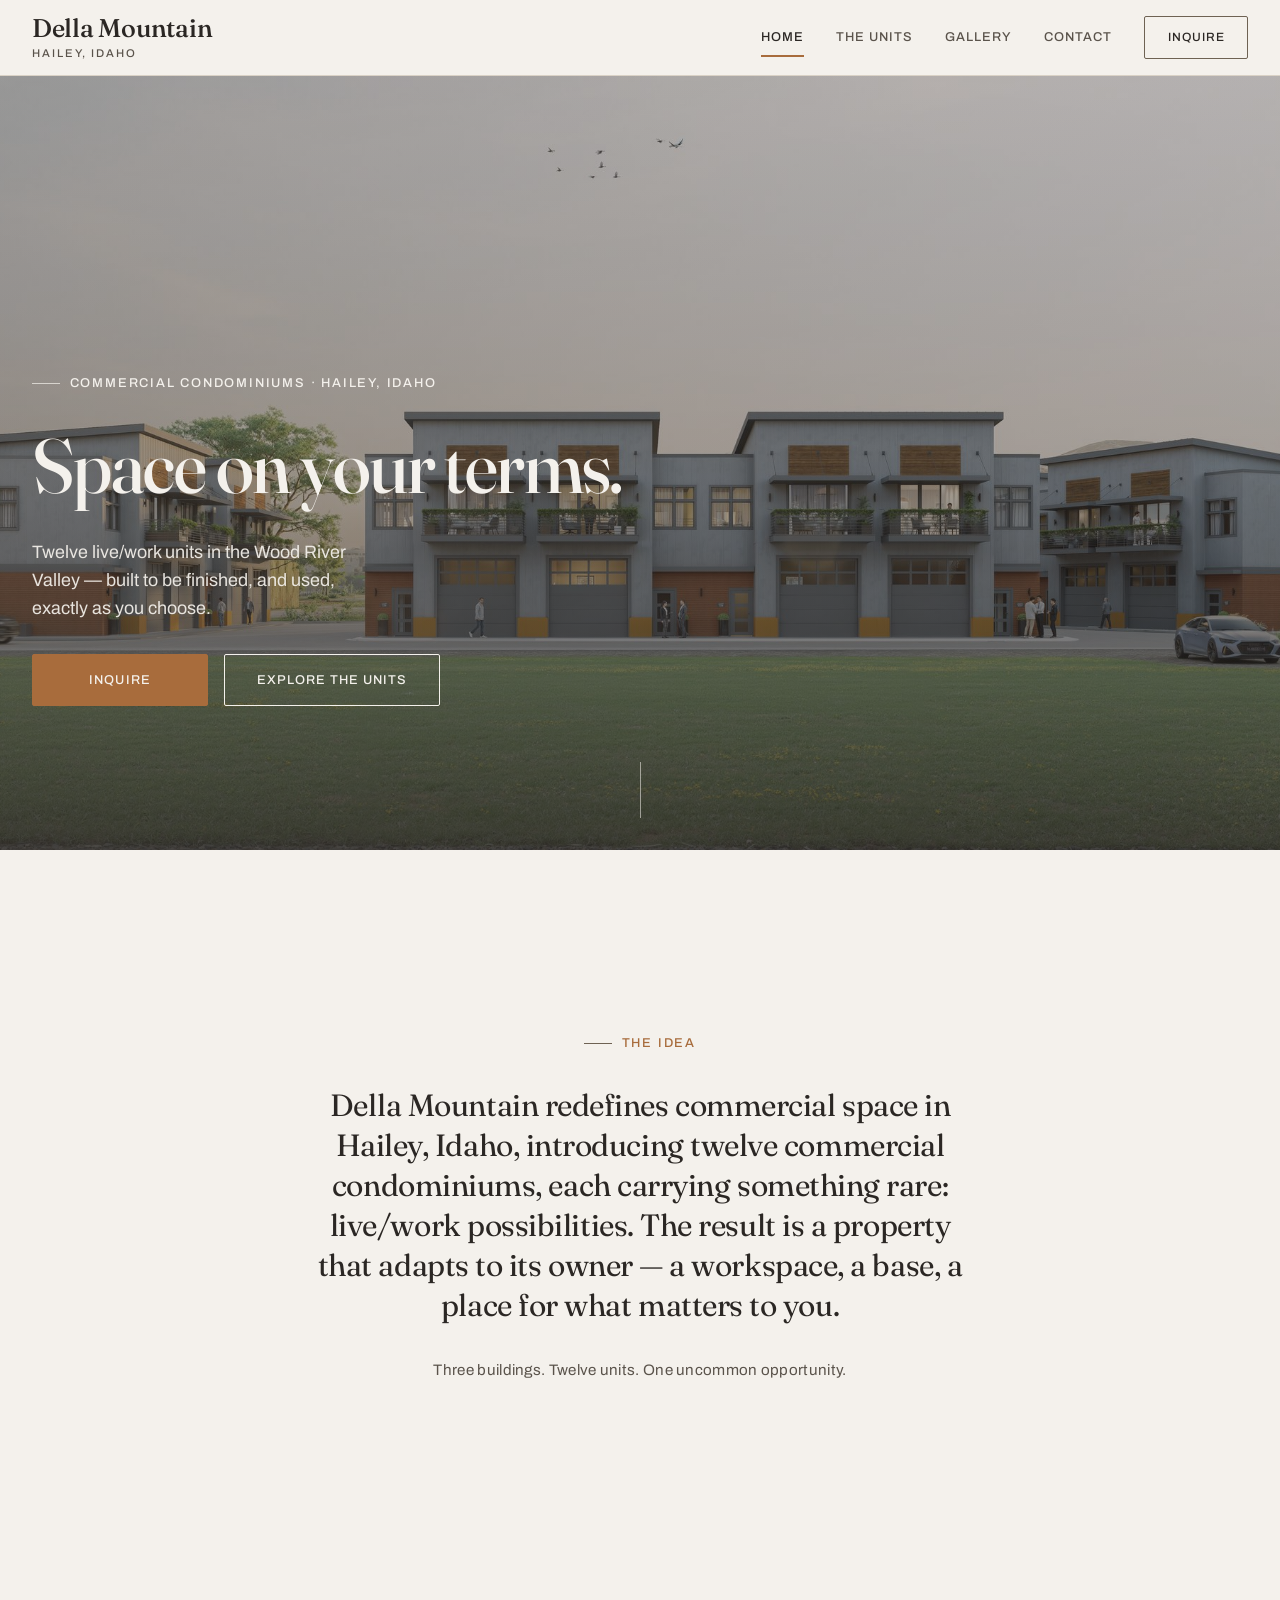
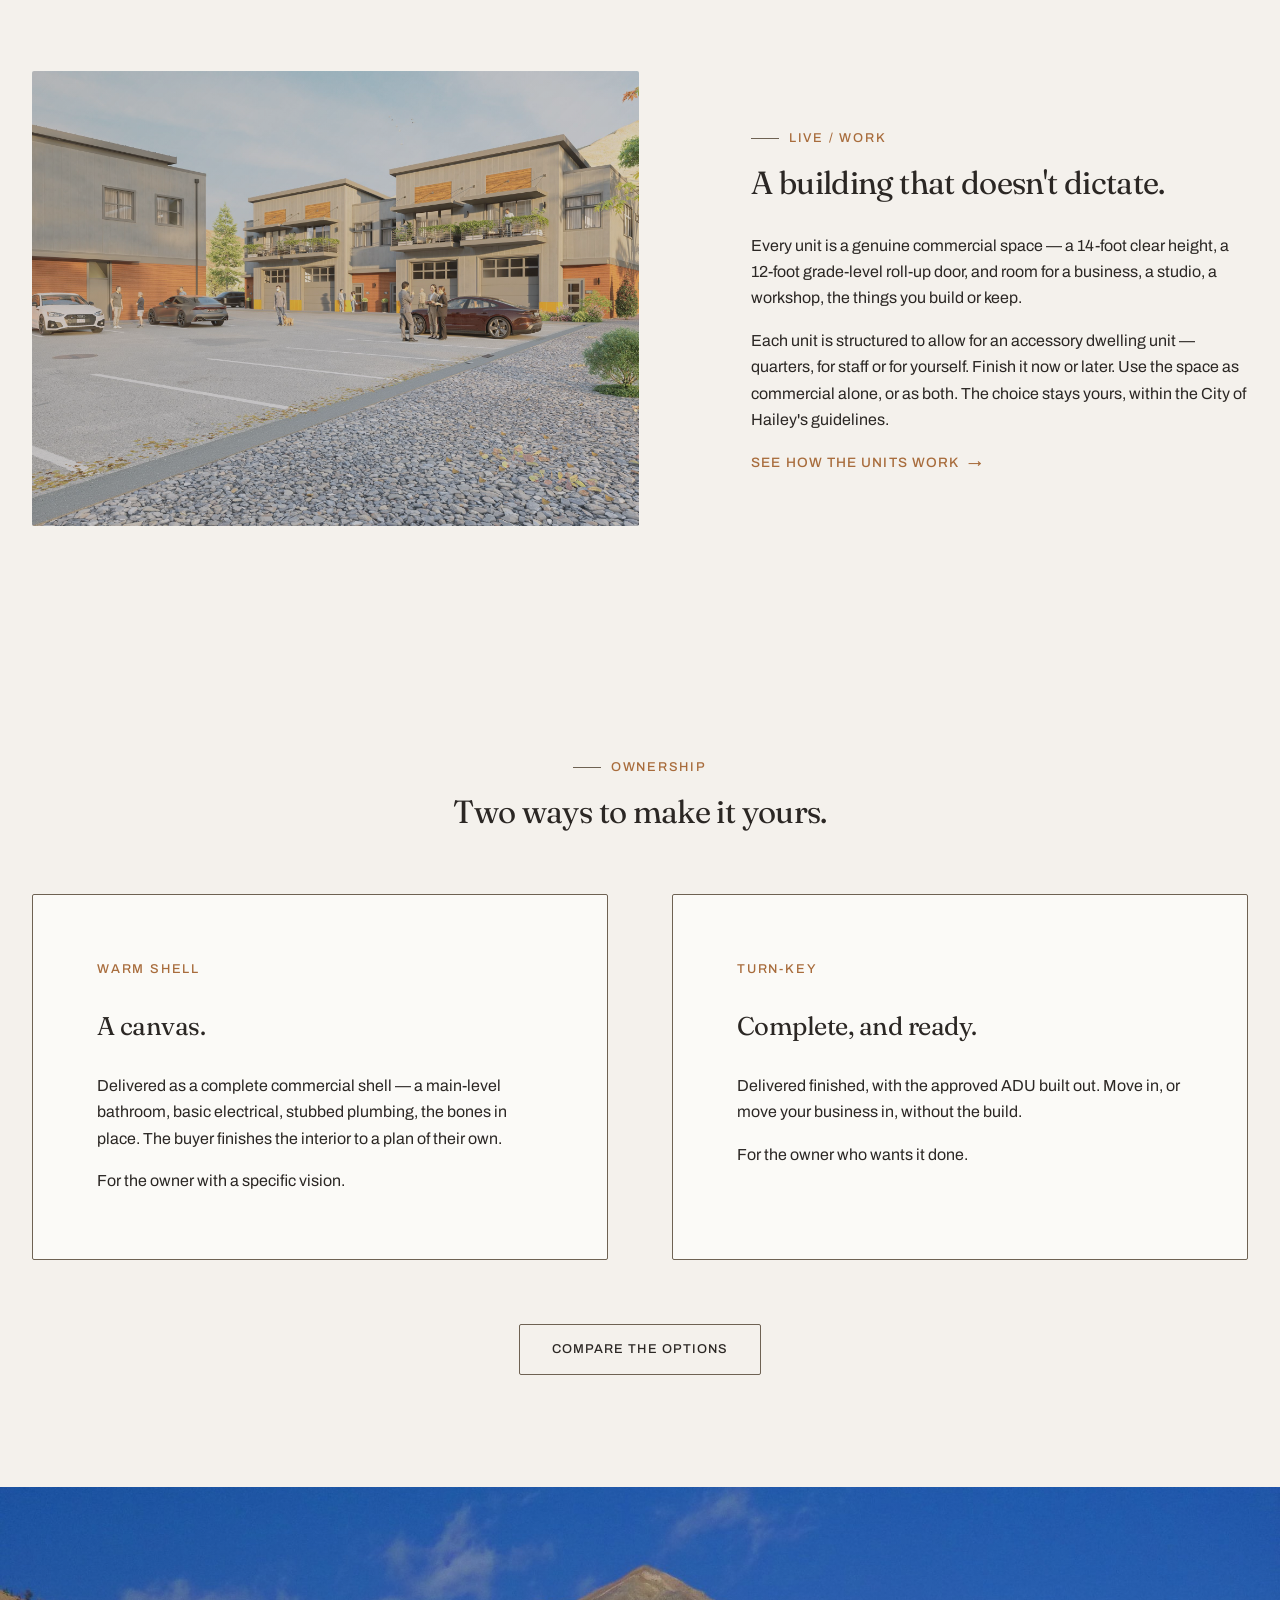
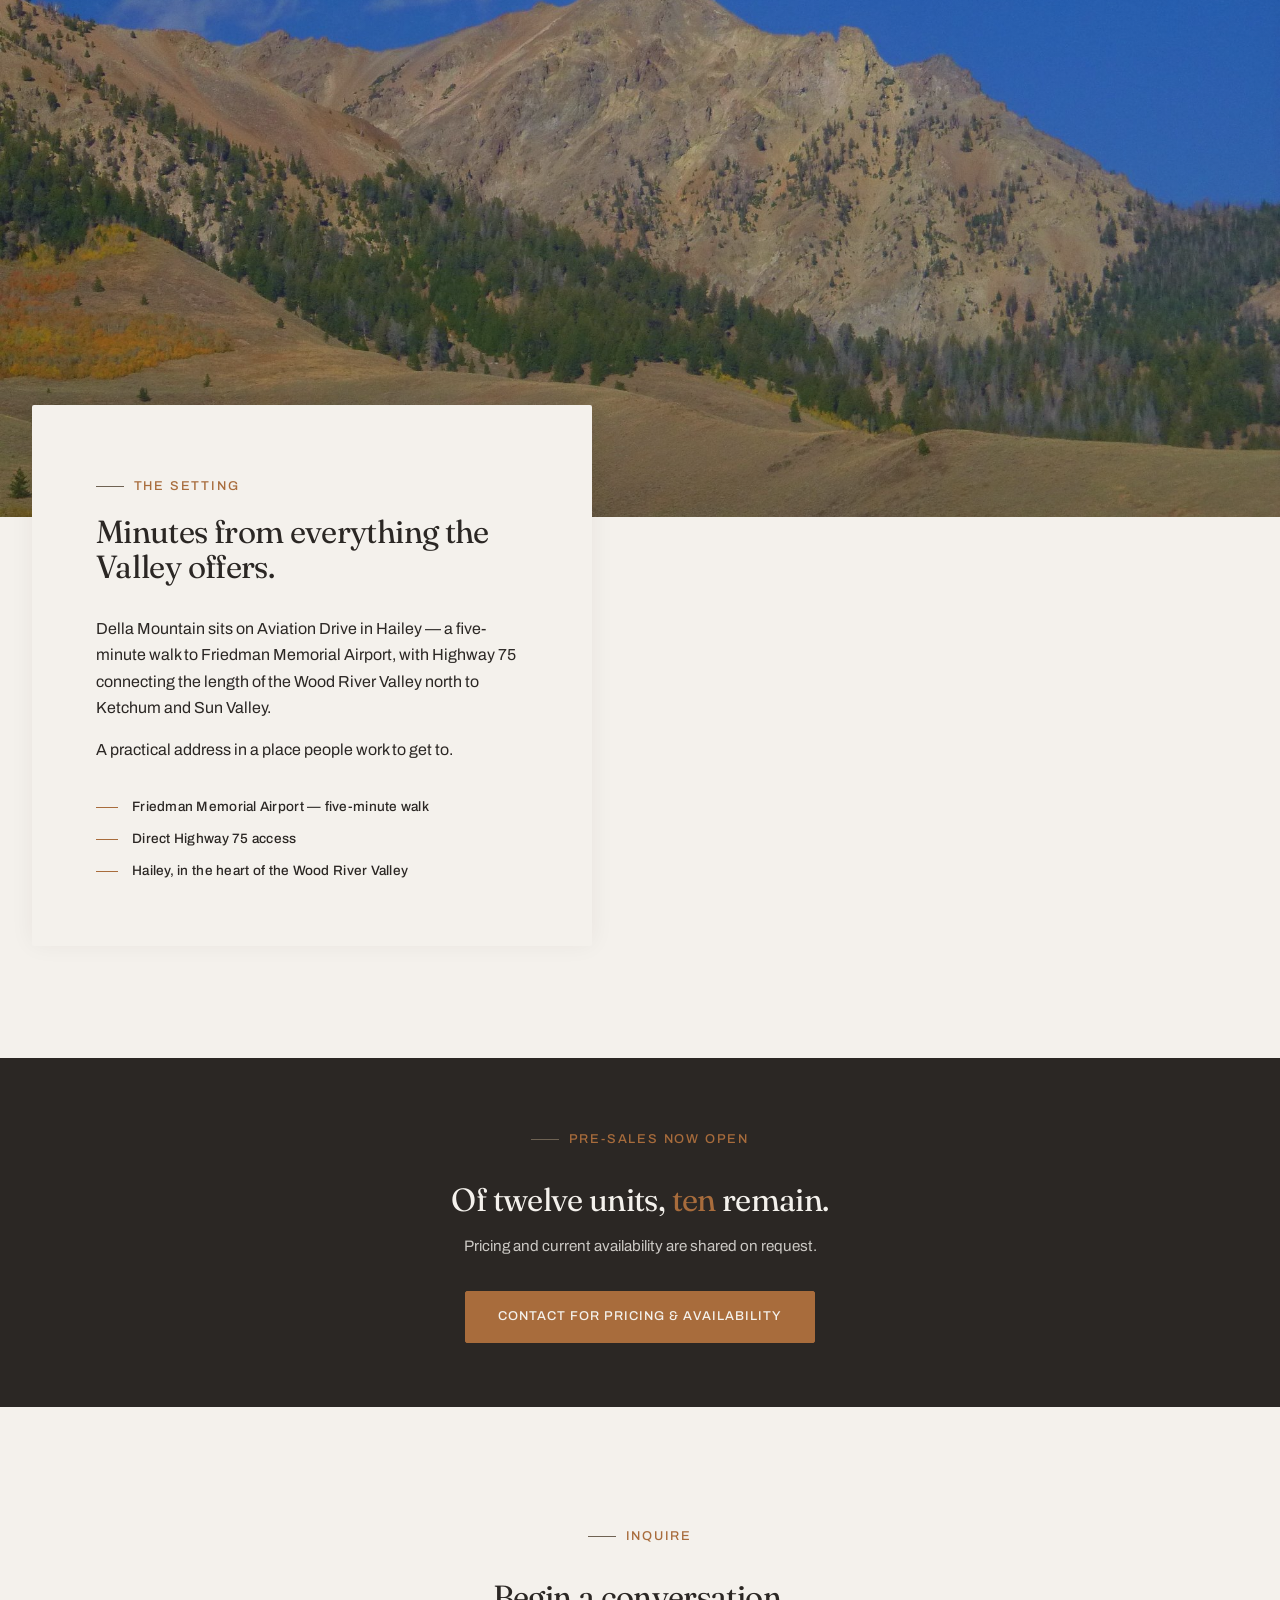
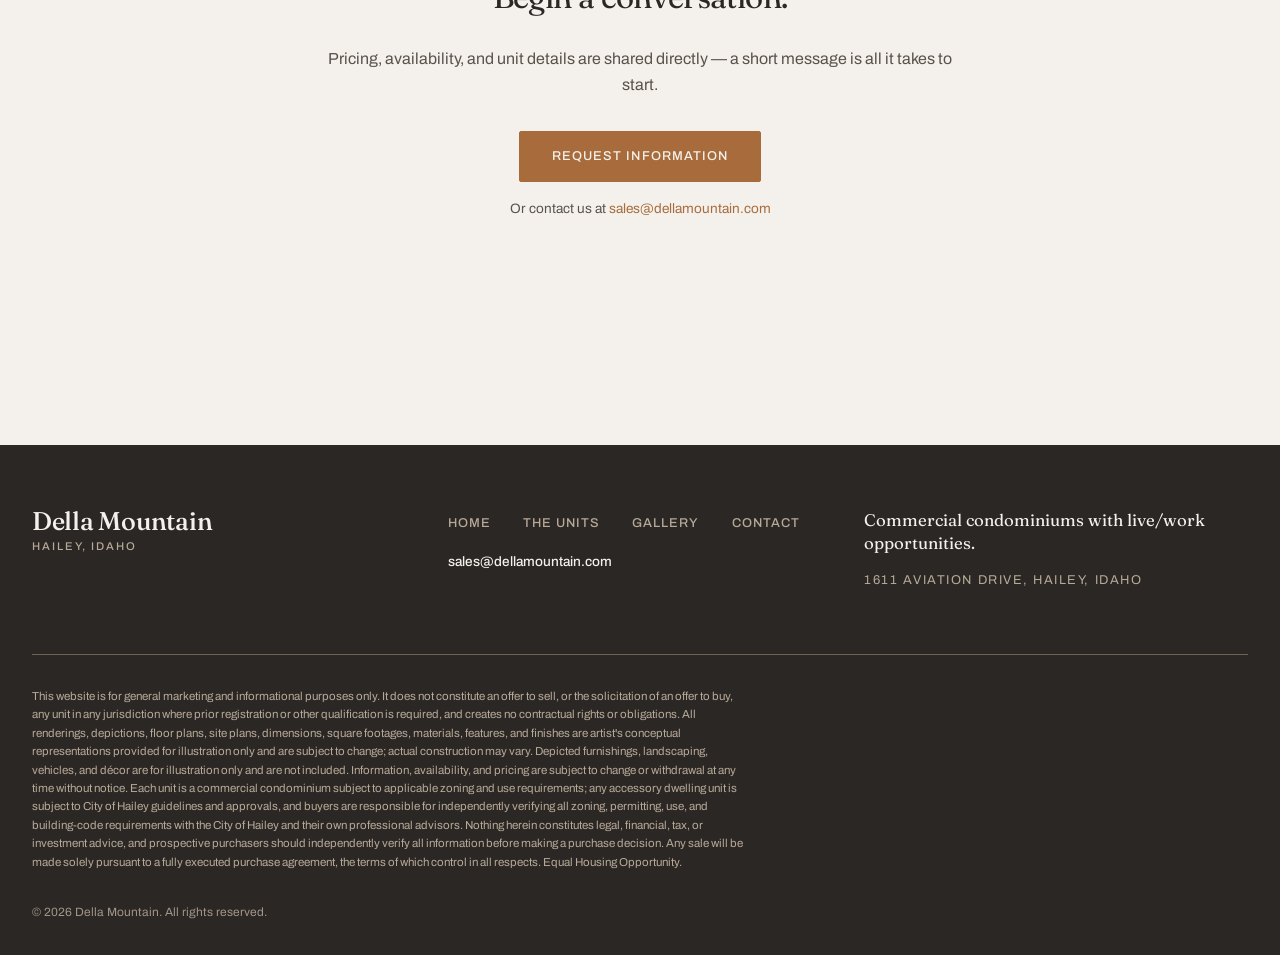
<file: index.html>
<!DOCTYPE html>
<html lang="en">
<head>
  <meta charset="UTF-8">
  <meta name="viewport" content="width=device-width, initial-scale=1.0">
  <title>Della Mountain — Live/Work Commercial Condominiums in Hailey, Idaho</title>
  <meta name="description" content="Twelve commercial condominiums in Hailey, Idaho — live/work possibilities, minutes from Sun Valley and the Wood River Valley.">
  <meta name="theme-color" content="#F4F1EC">

  <link rel="icon" type="image/svg+xml" href="/favicon.svg">
  <link rel="apple-touch-icon" sizes="180x180" href="/apple-touch-icon.png">
  <link rel="preload" as="image" href="/assets/hero-exterior.jpg">

  <meta property="og:type" content="website">
  <meta property="og:site_name" content="Della Mountain">
  <meta property="og:locale" content="en_US">
  <meta property="og:title" content="Della Mountain — Live/Work Commercial Condominiums in Hailey, Idaho">
  <meta property="og:description" content="Twelve commercial condominiums in Hailey, Idaho — live/work possibilities, minutes from Sun Valley and the Wood River Valley.">
  <meta property="og:image" content="https://dellamountain.com/assets/og-card.jpg">
  <meta property="og:image:width" content="1200">
  <meta property="og:image:height" content="630">
  <meta property="og:url" content="https://dellamountain.com/">
  <meta name="twitter:card" content="summary_large_image">
  <meta name="twitter:image" content="https://dellamountain.com/assets/og-card.jpg">

  <link rel="preconnect" href="https://fonts.googleapis.com">
  <link rel="preconnect" href="https://fonts.gstatic.com" crossorigin>
  <link href="https://fonts.googleapis.com/css2?family=Archivo:wght@400;500&family=Fraunces:opsz,wght@9..144,400;9..144,500&display=swap" rel="stylesheet">

  <link rel="stylesheet" href="/css/style.css">
</head>
<body>

  <!-- =====================================================
       GLOBAL HEADER — reused identically on every page
       ===================================================== -->
  <header class="site-header" role="banner">
    <div class="container site-header__inner">

      <a class="wordmark" href="/" aria-label="Della Mountain — home">
        <span class="wordmark__name">Della Mountain</span>
        <span class="wordmark__place">Hailey, Idaho</span>
      </a>

      <nav class="primary-nav" aria-label="Primary">
        <ul class="primary-nav__list">
          <li><a class="primary-nav__link" href="/" aria-current="page">Home</a></li>
          <li><a class="primary-nav__link" href="/units.html">The Units</a></li>
          <li><a class="primary-nav__link" href="/gallery.html">Gallery</a></li>
          <li><a class="primary-nav__link" href="/contact.html">Contact</a></li>
        </ul>
        <a class="btn--ghost primary-nav__cta" href="/contact.html">Inquire</a>
      </nav>

      <button class="nav-toggle" type="button" aria-label="Open menu" aria-expanded="false" aria-controls="mobile-menu">
        <span class="nav-toggle__bars" aria-hidden="true"></span>
      </button>
    </div>
  </header>

  <div id="mobile-menu" class="mobile-menu" aria-hidden="true">
    <div class="mobile-menu__top container">
      <a class="wordmark" href="/" aria-label="Della Mountain — home">
        <span class="wordmark__name">Della Mountain</span>
        <span class="wordmark__place">Hailey, Idaho</span>
      </a>
      <button class="mobile-menu__close" type="button" aria-label="Close menu">&times;</button>
    </div>

    <ul class="mobile-menu__list">
      <li><a class="mobile-menu__link" href="/" aria-current="page">Home</a></li>
      <li><a class="mobile-menu__link" href="/units.html">The Units</a></li>
      <li><a class="mobile-menu__link" href="/gallery.html">Gallery</a></li>
      <li><a class="mobile-menu__link" href="/contact.html">Contact</a></li>
      <li><a class="btn mobile-menu__cta" href="/contact.html">Inquire</a></li>
    </ul>
  </div>

  <main id="content">

    <!-- =====================================================
         SECTION 1 — HERO
         ===================================================== -->
    <!-- PLACEHOLDER QUALITY — swap for high-resolution rendering when architect delivers. -->
    <section class="hero" aria-label="Della Mountain — Hailey, Idaho">
      <div class="hero__image" role="img" aria-label="Architectural rendering of Della Mountain — three buildings across a landscaped frontage in Hailey, Idaho."></div>
      <div class="hero__scrim" aria-hidden="true"></div>

      <div class="container hero__inner">
        <p class="eyebrow eyebrow--invert hero__eyebrow">Commercial Condominiums &middot; Hailey, Idaho</p>
        <h1 class="hero-title hero__title">Space on your&nbsp;terms.</h1>
        <p class="hero__lead">
          Twelve live/work units in the Wood River Valley — built to be finished, and used, exactly as you choose.
        </p>
        <div class="hero__actions">
          <a class="btn hero__btn" href="/contact.html">Inquire</a>
          <a class="btn--ghost btn--ghost-invert hero__btn" href="/units.html">Explore the units</a>
        </div>
      </div>

      <a class="hero__scroll-cue" href="#idea" aria-label="Scroll down">
        <span class="hero__scroll-rule" aria-hidden="true"></span>
      </a>
    </section>

    <!-- =====================================================
         SECTION 2 — POSITIONING STATEMENT
         ===================================================== -->
    <section id="idea" class="section section--positioning">
      <div class="container positioning">
        <p class="eyebrow" data-reveal>The Idea</p>
        <h2 class="positioning__statement section-heading" data-reveal>
          Della Mountain redefines commercial space in Hailey, Idaho, introducing twelve commercial condominiums, each carrying something rare: live/work possibilities. The result is a property that adapts to its owner — a workspace, a base, a place for what matters to you.
        </h2>
        <p class="positioning__sub" data-reveal>
          Three buildings. Twelve units. One uncommon opportunity.
        </p>
      </div>
    </section>

    <!-- =====================================================
         SECTION 3 — THE LIVE/WORK IDEA (image left, text right)
         ===================================================== -->
    <!-- PLACEHOLDER QUALITY — swap for high-resolution rendering when architect delivers. -->
    <section class="section section--livework">
      <div class="container split">
        <div class="split__media" data-reveal>
          <div class="media-frame" role="img" aria-label="Three-quarter view rendering of Della Mountain showing roll-up commercial doors and upper-level live/work bays.">
            <!-- background image set via CSS: /assets/exterior-angle.jpg -->
          </div>
        </div>
        <div class="split__text" data-reveal>
          <p class="eyebrow">Live / Work</p>
          <h2 class="section-heading split__heading">A building that doesn't dictate.</h2>
          <p class="body-copy">
            Every unit is a genuine commercial space — a 14-foot clear height, a 12-foot grade-level roll-up door, and room for a business, a studio, a workshop, the things you build or keep.
          </p>
          <p class="body-copy">
            Each unit is structured to allow for an accessory dwelling unit — quarters, for staff or for yourself. Finish it now or later. Use the space as commercial alone, or as both. The choice stays yours, within the City of Hailey's guidelines.
          </p>
          <p class="inline-link-row">
            <a class="inline-link" href="/units.html">See how the units work <span aria-hidden="true">&rarr;</span></a>
          </p>
        </div>
      </div>
    </section>

    <!-- =====================================================
         SECTION 4 — TWO WAYS TO OWN
         ===================================================== -->
    <section class="section section--ownership">
      <div class="container">
        <header class="section-head" data-reveal>
          <p class="eyebrow">Ownership</p>
          <h2 class="section-heading">Two ways to make it yours.</h2>
        </header>

        <div class="ownership-cards">
          <article class="ownership-card" data-reveal>
            <p class="ownership-card__label">Warm Shell</p>
            <h3 class="ownership-card__heading">A canvas.</h3>
            <p class="body-copy">
              Delivered as a complete commercial shell — a main-level bathroom, basic electrical, stubbed plumbing, the bones in place. The buyer finishes the interior to a plan of their own.
            </p>
            <p class="body-copy">
              For the owner with a specific vision.
            </p>
          </article>

          <article class="ownership-card" data-reveal>
            <p class="ownership-card__label">Turn-Key</p>
            <h3 class="ownership-card__heading">Complete, and ready.</h3>
            <p class="body-copy">
              Delivered finished, with the approved ADU built out. Move in, or move your business in, without the build.
            </p>
            <p class="body-copy">
              For the owner who wants it done.
            </p>
          </article>
        </div>

        <div class="section-foot" data-reveal>
          <a class="btn--ghost" href="/units.html">Compare the options</a>
        </div>
      </div>
    </section>

    <!-- =====================================================
         SECTION 5 — LOCATION
         ===================================================== -->
    <section class="section--location">
      <div class="location">
        <div class="location__image" role="img" aria-label="Wood River Valley landscape, looking toward the mountains."></div>

        <div class="container location__card-wrap">
          <div class="location__card" data-reveal>
            <p class="eyebrow">The Setting</p>
            <h2 class="section-heading">Minutes from everything the Valley offers.</h2>
            <p class="body-copy">
              Della Mountain sits on Aviation Drive in Hailey — a five-minute walk to Friedman Memorial Airport, with Highway 75 connecting the length of the Wood River Valley north to Ketchum and Sun Valley.
            </p>
            <p class="body-copy">
              A practical address in a place people work to get to.
            </p>

            <ul class="rule-list">
              <li><span class="rule-list__rule" aria-hidden="true"></span>Friedman Memorial Airport — five-minute walk</li>
              <li><span class="rule-list__rule" aria-hidden="true"></span>Direct Highway 75 access</li>
              <li><span class="rule-list__rule" aria-hidden="true"></span>Hailey, in the heart of the Wood River Valley</li>
            </ul>
          </div>
        </div>
      </div>
    </section>

    <!-- =====================================================
         SECTION 6 — AVAILABILITY CUE
         ===================================================== -->
    <section class="availability-band">
      <div class="container availability-band__inner">
        <p class="eyebrow eyebrow--accent">Pre-Sales Now Open</p>

        <!-- EDIT AVAILABILITY HERE — change the number word below as units sell.
             Keep in sync with the unit map on units.html.
             PLACEHOLDER VALUE — confirm real number with client before launch. -->
        <h2 class="availability-band__line section-heading">
          Of twelve units, <span data-availability-count>ten</span> remain.
        </h2>

        <p class="availability-band__sub">
          Pricing and current availability are shared on request.
        </p>
        <a class="btn" href="/contact.html">Contact for pricing &amp; availability</a>
      </div>
    </section>

    <!-- =====================================================
         SECTION 7 — CLOSING CALL-TO-ACTION
         ===================================================== -->
    <section class="section section--closing">
      <div class="container closing-cta">
        <p class="eyebrow" data-reveal>Inquire</p>
        <h2 class="section-heading closing-cta__heading" data-reveal>Begin a conversation.</h2>
        <p class="body-copy closing-cta__line" data-reveal>
          Pricing, availability, and unit details are shared directly — a short message is all it takes to start.
        </p>
        <div class="closing-cta__actions" data-reveal>
          <a class="btn" href="/contact.html">Request information</a>
          <p class="closing-cta__mail">
            Or contact us at <a href="mailto:sales@dellamountain.com">sales@dellamountain.com</a>
          </p>
        </div>
      </div>
    </section>

  </main>

  <!-- =====================================================
       GLOBAL FOOTER — reused identically on every page
       ===================================================== -->
  <footer class="site-footer" role="contentinfo">
    <div class="container">

      <div class="site-footer__zones">
        <div class="site-footer__zone site-footer__zone--brand">
          <a class="wordmark wordmark--invert" href="/" aria-label="Della Mountain — home">
            <span class="wordmark__name">Della Mountain</span>
            <span class="wordmark__place">Hailey, Idaho</span>
          </a>
        </div>

        <div class="site-footer__zone site-footer__zone--nav">
          <ul class="site-footer__nav">
            <li><a href="/">Home</a></li>
            <li><a href="/units.html">The Units</a></li>
            <li><a href="/gallery.html">Gallery</a></li>
            <li><a href="/contact.html">Contact</a></li>
          </ul>
          <p class="site-footer__contact">
            <a href="mailto:sales@dellamountain.com">sales@dellamountain.com</a>
          </p>
        </div>

        <div class="site-footer__zone site-footer__zone--closing">
          <p class="site-footer__closing">
            Commercial condominiums with live/work opportunities.
            <span class="site-footer__address">1611 Aviation Drive, Hailey, Idaho</span>
          </p>
        </div>
      </div>

      <hr class="site-footer__divider">

      <!-- DRAFT DISCLAIMER — REQUIRES ATTORNEY REVIEW BEFORE LAUNCH -->
      <p class="site-footer__disclaimer">
        This website is for general marketing and informational purposes only. It does not constitute an offer to sell, or the solicitation of an offer to buy, any unit in any jurisdiction where prior registration or other qualification is required, and creates no contractual rights or obligations. All renderings, depictions, floor plans, site plans, dimensions, square footages, materials, features, and finishes are artist's conceptual representations provided for illustration only and are subject to change; actual construction may vary. Depicted furnishings, landscaping, vehicles, and décor are for illustration only and are not included. Information, availability, and pricing are subject to change or withdrawal at any time without notice. Each unit is a commercial condominium subject to applicable zoning and use requirements; any accessory dwelling unit is subject to City of Hailey guidelines and approvals, and buyers are responsible for independently verifying all zoning, permitting, use, and building-code requirements with the City of Hailey and their own professional advisors. Nothing herein constitutes legal, financial, tax, or investment advice, and prospective purchasers should independently verify all information before making a purchase decision. Any sale will be made solely pursuant to a fully executed purchase agreement, the terms of which control in all respects. Equal Housing Opportunity.
      </p>

      <p class="site-footer__copyright">&copy; 2026 Della Mountain. All rights reserved.</p>

    </div>
  </footer>

  <script src="/js/site.js" defer></script>
</body>
</html>
</file>
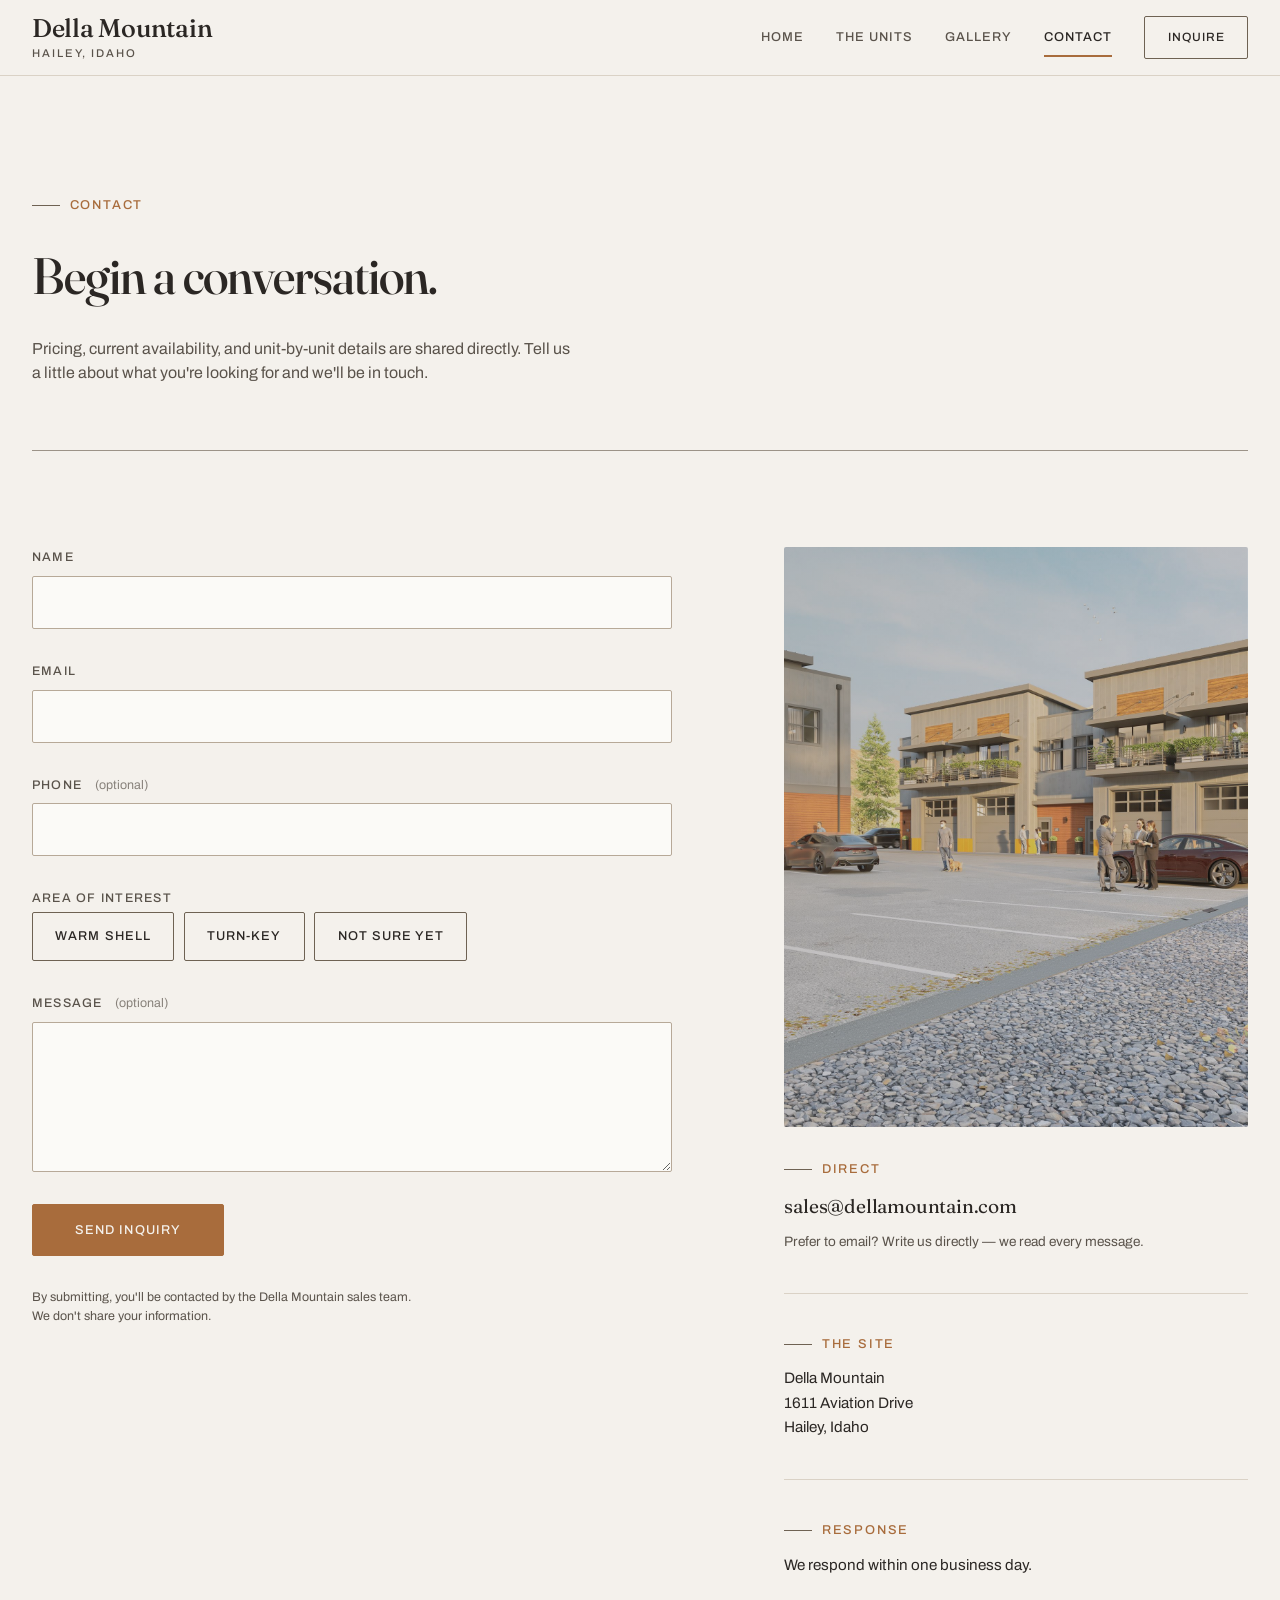
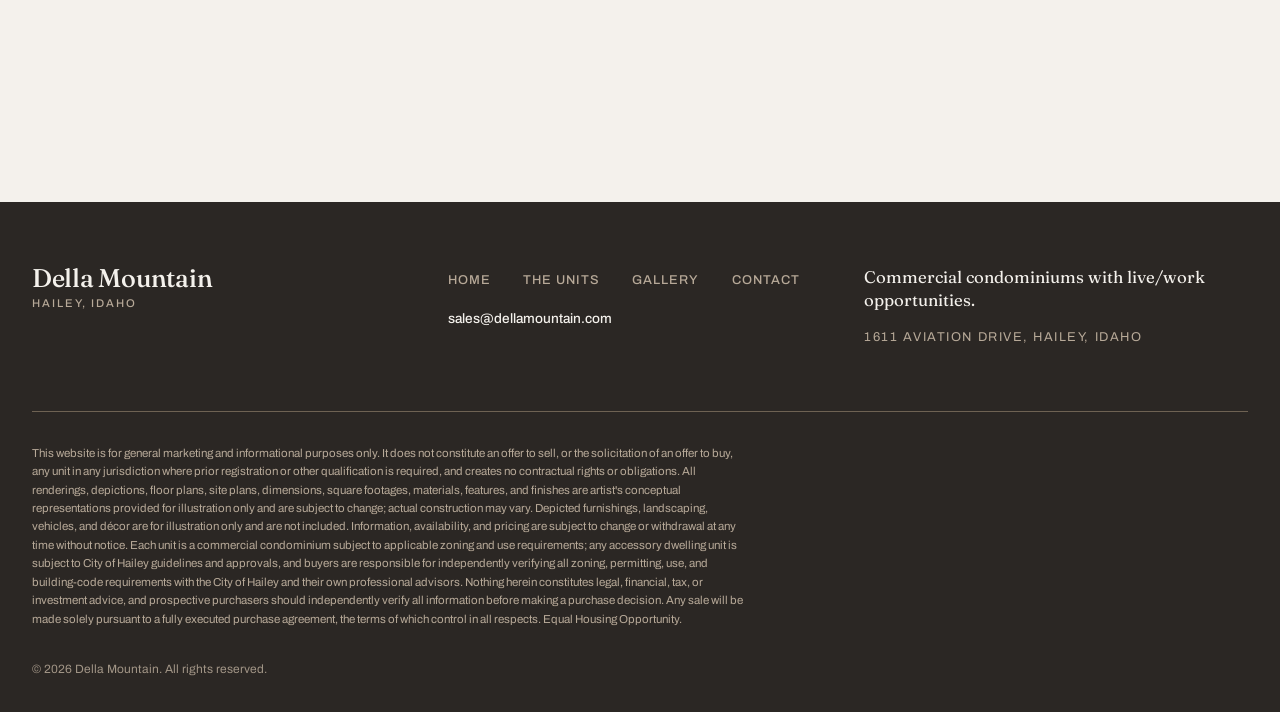
<file: contact.html>
<!DOCTYPE html>
<html lang="en">
<head>
  <meta charset="UTF-8">
  <meta name="viewport" content="width=device-width, initial-scale=1.0">
  <title>Contact — Della Mountain</title>
  <meta name="description" content="Begin a conversation about Della Mountain — pre-sale inquiries for the twelve live/work commercial condominiums in Hailey, Idaho.">
  <meta name="theme-color" content="#F4F1EC">

  <link rel="icon" type="image/svg+xml" href="/favicon.svg">
  <link rel="apple-touch-icon" sizes="180x180" href="/apple-touch-icon.png">

  <meta property="og:type" content="website">
  <meta property="og:site_name" content="Della Mountain">
  <meta property="og:locale" content="en_US">
  <meta property="og:title" content="Contact — Della Mountain">
  <meta property="og:description" content="Begin a conversation about Della Mountain — pre-sale inquiries for the twelve live/work commercial condominiums in Hailey, Idaho.">
  <meta property="og:image" content="https://dellamountain.com/assets/og-card.jpg">
  <meta property="og:image:width" content="1200">
  <meta property="og:image:height" content="630">
  <meta property="og:url" content="https://dellamountain.com/contact.html">
  <meta name="twitter:card" content="summary_large_image">
  <meta name="twitter:image" content="https://dellamountain.com/assets/og-card.jpg">

  <link rel="preconnect" href="https://fonts.googleapis.com">
  <link rel="preconnect" href="https://fonts.gstatic.com" crossorigin>
  <link href="https://fonts.googleapis.com/css2?family=Archivo:wght@400;500&family=Fraunces:opsz,wght@9..144,400;9..144,500&display=swap" rel="stylesheet">

  <link rel="stylesheet" href="/css/style.css">
</head>
<body>

  <!-- =====================================================
       GLOBAL HEADER
       ===================================================== -->
  <header class="site-header" role="banner">
    <div class="container site-header__inner">

      <a class="wordmark" href="/" aria-label="Della Mountain — home">
        <span class="wordmark__name">Della Mountain</span>
        <span class="wordmark__place">Hailey, Idaho</span>
      </a>

      <nav class="primary-nav" aria-label="Primary">
        <ul class="primary-nav__list">
          <li><a class="primary-nav__link" href="/">Home</a></li>
          <li><a class="primary-nav__link" href="/units.html">The Units</a></li>
          <li><a class="primary-nav__link" href="/gallery.html">Gallery</a></li>
          <li><a class="primary-nav__link" href="/contact.html" aria-current="page">Contact</a></li>
        </ul>
        <a class="btn--ghost primary-nav__cta" href="/contact.html">Inquire</a>
      </nav>

      <button class="nav-toggle" type="button" aria-label="Open menu" aria-expanded="false" aria-controls="mobile-menu">
        <span class="nav-toggle__bars" aria-hidden="true"></span>
      </button>
    </div>
  </header>

  <div id="mobile-menu" class="mobile-menu" aria-hidden="true">
    <div class="mobile-menu__top container">
      <a class="wordmark" href="/" aria-label="Della Mountain — home">
        <span class="wordmark__name">Della Mountain</span>
        <span class="wordmark__place">Hailey, Idaho</span>
      </a>
      <button class="mobile-menu__close" type="button" aria-label="Close menu">&times;</button>
    </div>

    <ul class="mobile-menu__list">
      <li><a class="mobile-menu__link" href="/">Home</a></li>
      <li><a class="mobile-menu__link" href="/units.html">The Units</a></li>
      <li><a class="mobile-menu__link" href="/gallery.html">Gallery</a></li>
      <li><a class="mobile-menu__link" href="/contact.html" aria-current="page">Contact</a></li>
      <li><a class="btn mobile-menu__cta" href="/contact.html">Inquire</a></li>
    </ul>
  </div>

  <main id="content">

    <!-- =====================================================
         SECTION 1 — PAGE HEADER
         ===================================================== -->
    <section class="page-head">
      <div class="container">
        <p class="eyebrow" data-reveal>Contact</p>
        <h1 class="page-title page-head__title" data-reveal>Begin a conversation.</h1>
        <p class="page-head__lead" data-reveal>
          Pricing, current availability, and unit-by-unit details are shared directly. Tell us a little about what you're looking for and we'll be in touch.
        </p>
        <hr class="page-head__rule">
      </div>
    </section>

    <!-- =====================================================
         SECTION 2 — INQUIRY FORM + SIDE PANEL
         ===================================================== -->
    <section class="section section--contact">
      <div class="container contact-grid">

        <!-- =====================
             FORM (left column)
             ===================== -->
        <div class="contact-form-col">
          <div id="inquiry-form-wrap" class="inquiry-form-wrap">
            <form id="inquiry-form"
                  class="inquiry-form"
                  action="https://formspree.io/f/mbdvgepr"
                  method="POST"
                  novalidate>

              <!-- Name -->
              <div class="field">
                <label class="field__label" for="inq-name">Name</label>
                <input class="field__input" type="text" id="inq-name" name="name"
                       required autocomplete="name"
                       aria-describedby="inq-name-error">
                <p class="field__error" id="inq-name-error" hidden></p>
              </div>

              <!-- Email -->
              <div class="field">
                <label class="field__label" for="inq-email">Email</label>
                <input class="field__input" type="email" id="inq-email" name="email"
                       required autocomplete="email"
                       aria-describedby="inq-email-error">
                <p class="field__error" id="inq-email-error" hidden></p>
              </div>

              <!-- Phone (optional) -->
              <div class="field">
                <label class="field__label" for="inq-phone">
                  Phone <span class="field__optional">(optional)</span>
                </label>
                <input class="field__input" type="tel" id="inq-phone" name="phone"
                       autocomplete="tel">
              </div>

              <!-- Area of interest (radio pill group) -->
              <fieldset class="field field--pill-group" aria-describedby="inq-interest-error">
                <legend class="field__label">Area of interest</legend>
                <div class="pill-group">
                  <input type="radio" id="inq-interest-shell"   name="interest" value="Warm Shell"   required>
                  <label for="inq-interest-shell">Warm Shell</label>

                  <input type="radio" id="inq-interest-turnkey" name="interest" value="Turn-Key"     required>
                  <label for="inq-interest-turnkey">Turn-Key</label>

                  <input type="radio" id="inq-interest-notsure" name="interest" value="Not sure yet" required>
                  <label for="inq-interest-notsure">Not sure yet</label>
                </div>
                <p class="field__error" id="inq-interest-error" hidden></p>
              </fieldset>

              <!-- Message (optional) -->
              <div class="field">
                <label class="field__label" for="inq-message">
                  Message <span class="field__optional">(optional)</span>
                </label>
                <textarea class="field__input field__textarea" id="inq-message" name="message" rows="5"></textarea>
              </div>

              <!-- Submission-level error (network / non-2xx) -->
              <p class="form-submit-error" id="inq-submit-error" hidden></p>

              <!-- Submit -->
              <div class="form-actions">
                <button class="btn inquiry-form__submit" type="submit" id="inq-submit">Send inquiry</button>
              </div>

              <p class="form-note">
                By submitting, you'll be contacted by the Della Mountain sales team. We don't share your information.
              </p>
            </form>
          </div>
        </div>

        <!-- =====================
             SIDE PANEL (right column)
             ===================== -->
        <aside class="contact-aside" aria-label="Direct contact and address">

          <!-- PLACEHOLDER QUALITY — swap for high-resolution rendering when architect delivers. -->
          <div class="contact-aside__image" role="img"
               aria-label="Angled rendering of Della Mountain showing the approach from the parking court."></div>

          <div class="contact-aside__block">
            <p class="eyebrow">Direct</p>
            <p class="contact-aside__email">
              <a href="mailto:sales@dellamountain.com">sales@dellamountain.com</a>
            </p>
            <p class="contact-aside__sub">
              Prefer to email? Write us directly — we read every message.
            </p>
          </div>

          <hr class="contact-aside__rule">

          <div class="contact-aside__block">
            <p class="eyebrow">The Site</p>
            <address class="contact-aside__address">
              Della Mountain<br>
              1611 Aviation Drive<br>
              Hailey, Idaho
            </address>
          </div>

          <hr class="contact-aside__rule">

          <div class="contact-aside__block">
            <p class="eyebrow">Response</p>
            <p class="contact-aside__response">
              We respond within one business day.
            </p>
          </div>

        </aside>
      </div>
    </section>

  </main>

  <!-- =====================================================
       GLOBAL FOOTER
       ===================================================== -->
  <footer class="site-footer" role="contentinfo">
    <div class="container">

      <div class="site-footer__zones">
        <div class="site-footer__zone site-footer__zone--brand">
          <a class="wordmark wordmark--invert" href="/" aria-label="Della Mountain — home">
            <span class="wordmark__name">Della Mountain</span>
            <span class="wordmark__place">Hailey, Idaho</span>
          </a>
        </div>

        <div class="site-footer__zone site-footer__zone--nav">
          <ul class="site-footer__nav">
            <li><a href="/">Home</a></li>
            <li><a href="/units.html">The Units</a></li>
            <li><a href="/gallery.html">Gallery</a></li>
            <li><a href="/contact.html">Contact</a></li>
          </ul>
          <p class="site-footer__contact">
            <a href="mailto:sales@dellamountain.com">sales@dellamountain.com</a>
          </p>
        </div>

        <div class="site-footer__zone site-footer__zone--closing">
          <p class="site-footer__closing">
            Commercial condominiums with live/work opportunities.
            <span class="site-footer__address">1611 Aviation Drive, Hailey, Idaho</span>
          </p>
        </div>
      </div>

      <hr class="site-footer__divider">

      <!-- DRAFT DISCLAIMER — REQUIRES ATTORNEY REVIEW BEFORE LAUNCH -->
      <p class="site-footer__disclaimer">
        This website is for general marketing and informational purposes only. It does not constitute an offer to sell, or the solicitation of an offer to buy, any unit in any jurisdiction where prior registration or other qualification is required, and creates no contractual rights or obligations. All renderings, depictions, floor plans, site plans, dimensions, square footages, materials, features, and finishes are artist's conceptual representations provided for illustration only and are subject to change; actual construction may vary. Depicted furnishings, landscaping, vehicles, and décor are for illustration only and are not included. Information, availability, and pricing are subject to change or withdrawal at any time without notice. Each unit is a commercial condominium subject to applicable zoning and use requirements; any accessory dwelling unit is subject to City of Hailey guidelines and approvals, and buyers are responsible for independently verifying all zoning, permitting, use, and building-code requirements with the City of Hailey and their own professional advisors. Nothing herein constitutes legal, financial, tax, or investment advice, and prospective purchasers should independently verify all information before making a purchase decision. Any sale will be made solely pursuant to a fully executed purchase agreement, the terms of which control in all respects. Equal Housing Opportunity.
      </p>

      <p class="site-footer__copyright">&copy; 2026 Della Mountain. All rights reserved.</p>

    </div>
  </footer>

  <script src="/js/site.js" defer></script>
  <script src="/js/contact.js" defer></script>
</body>
</html>
</file>
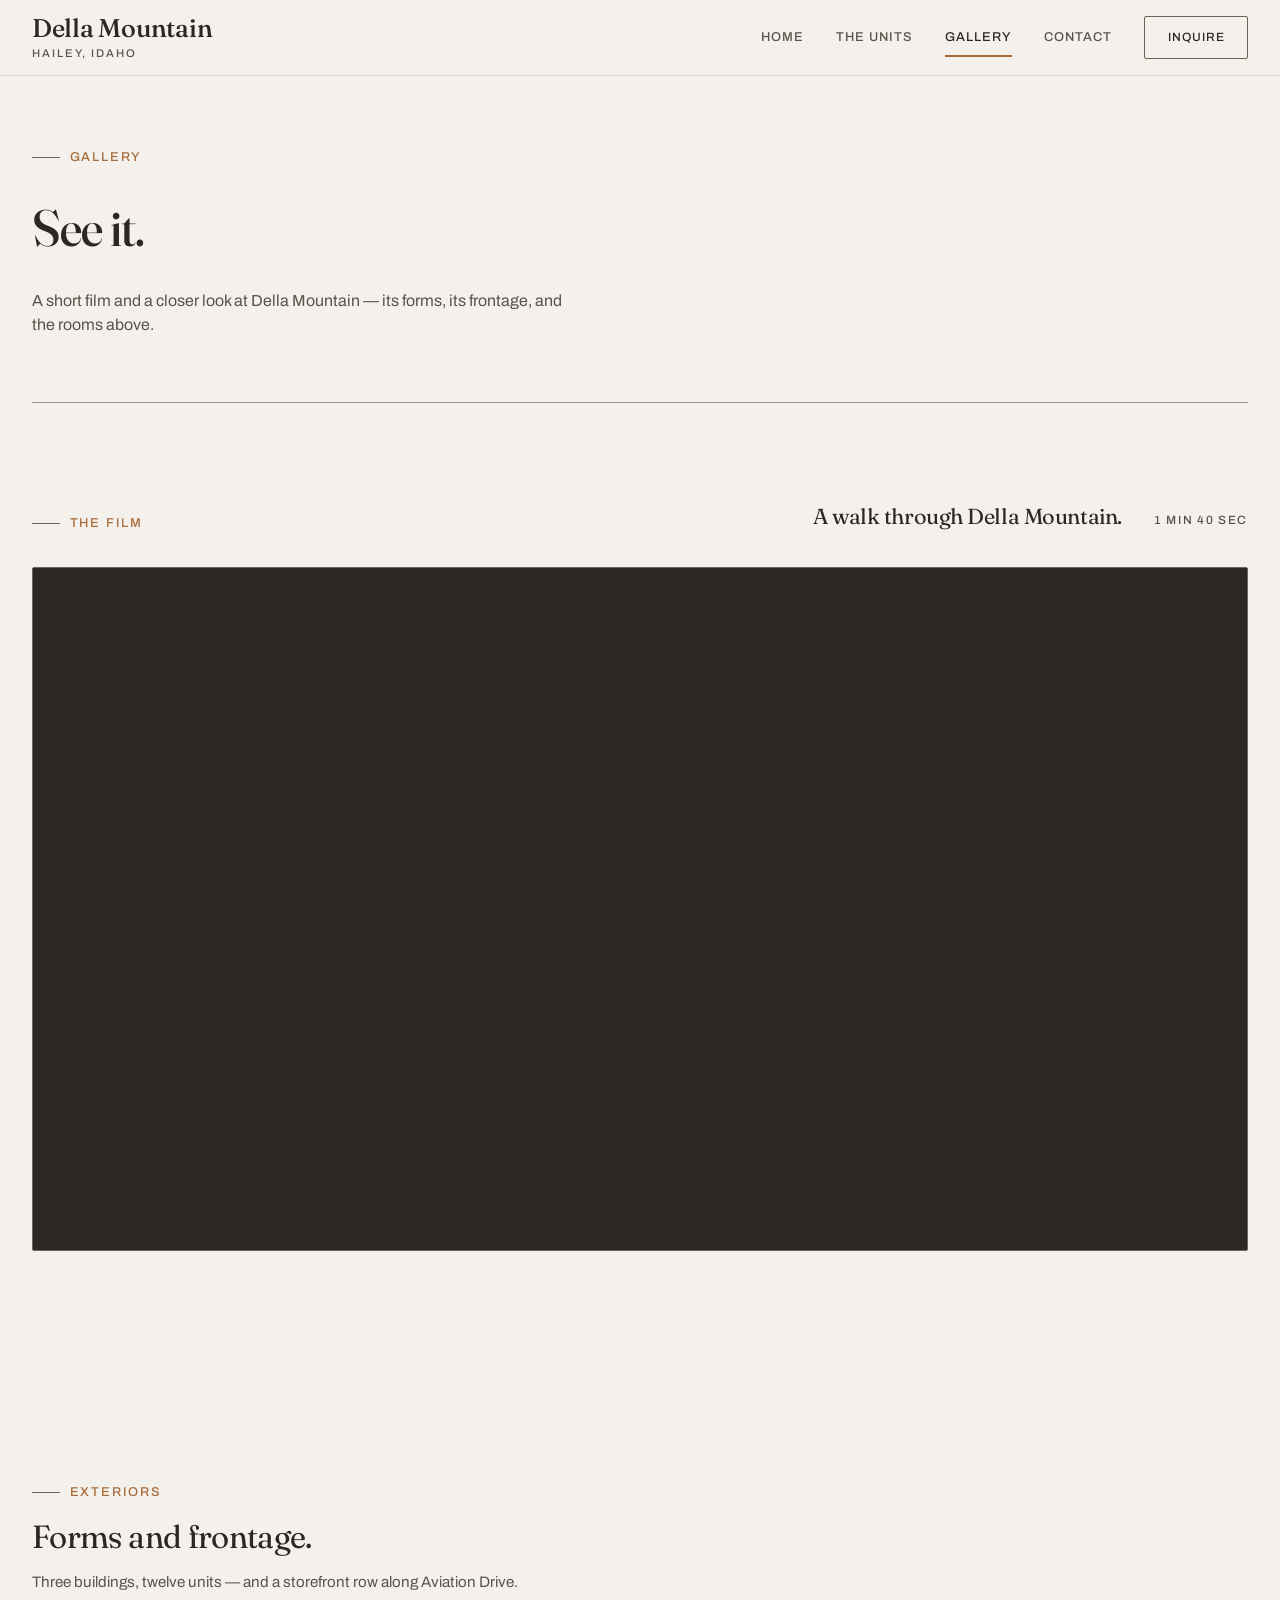
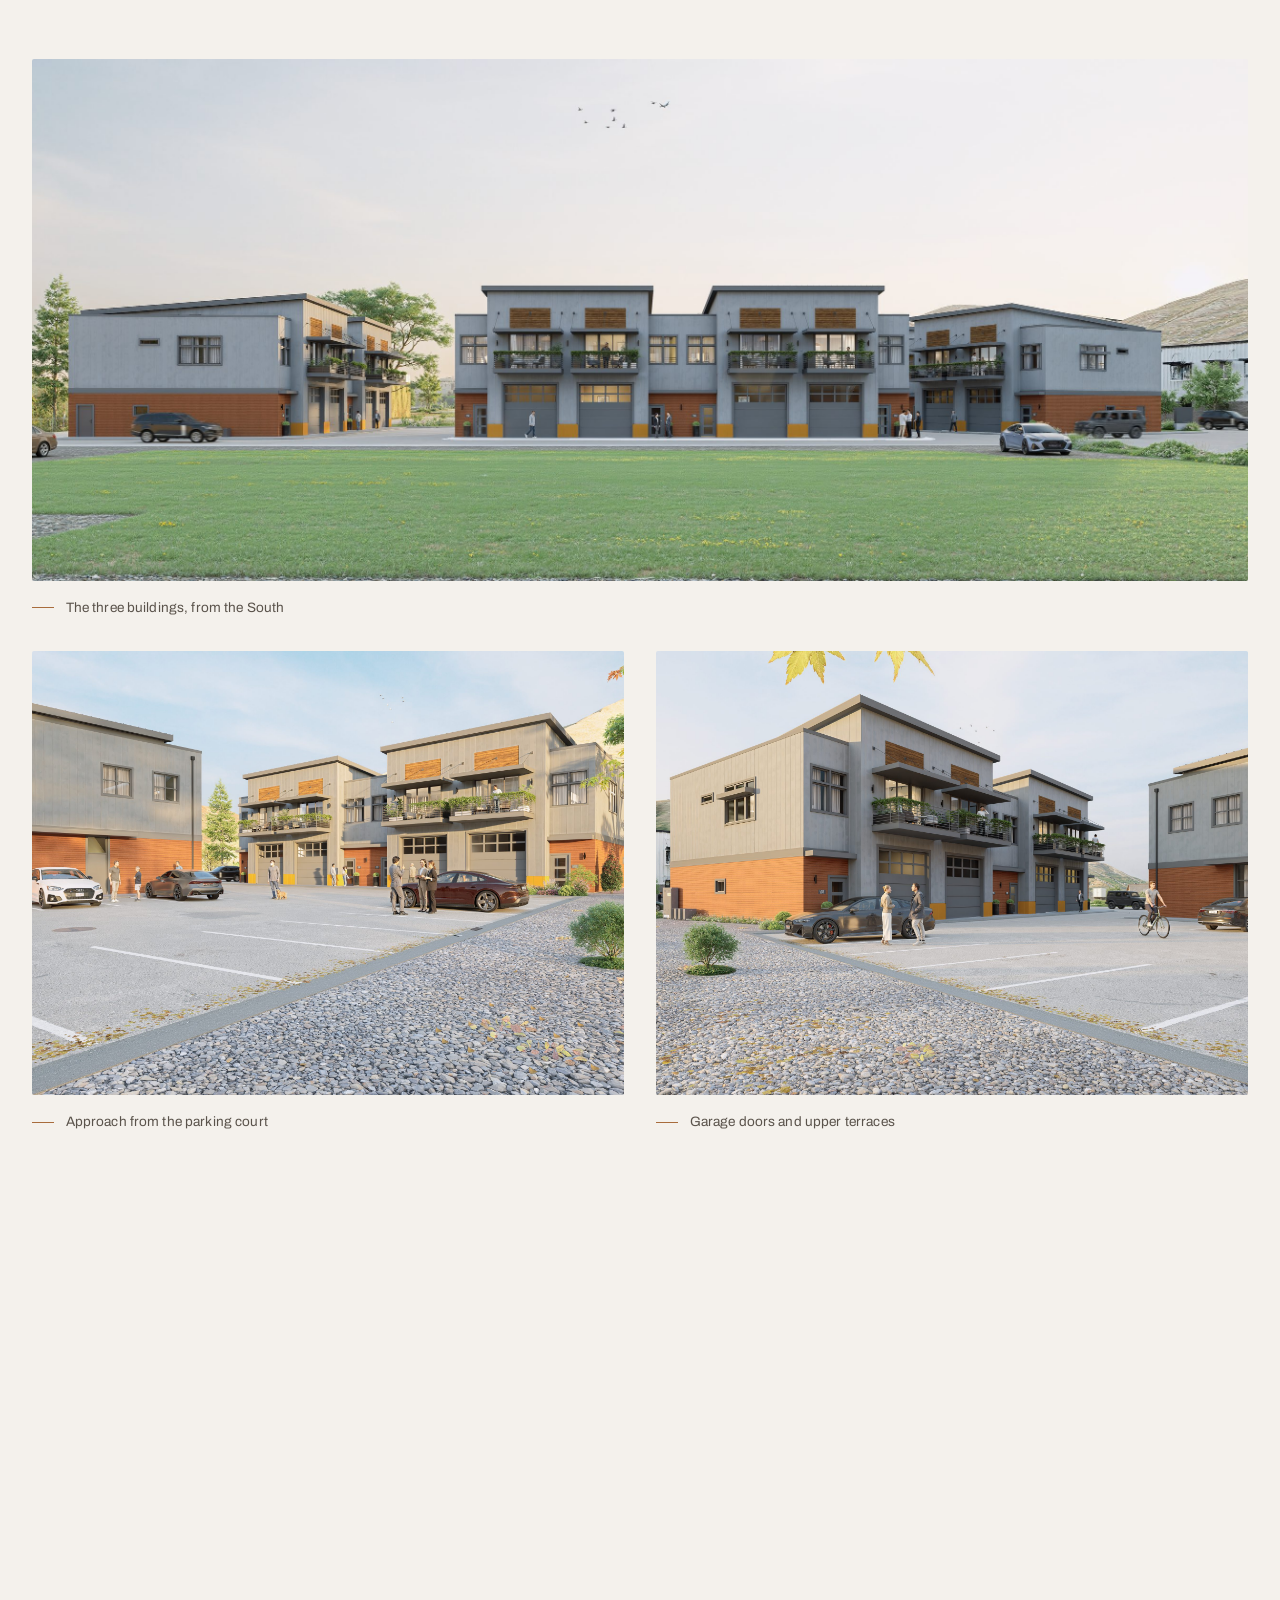
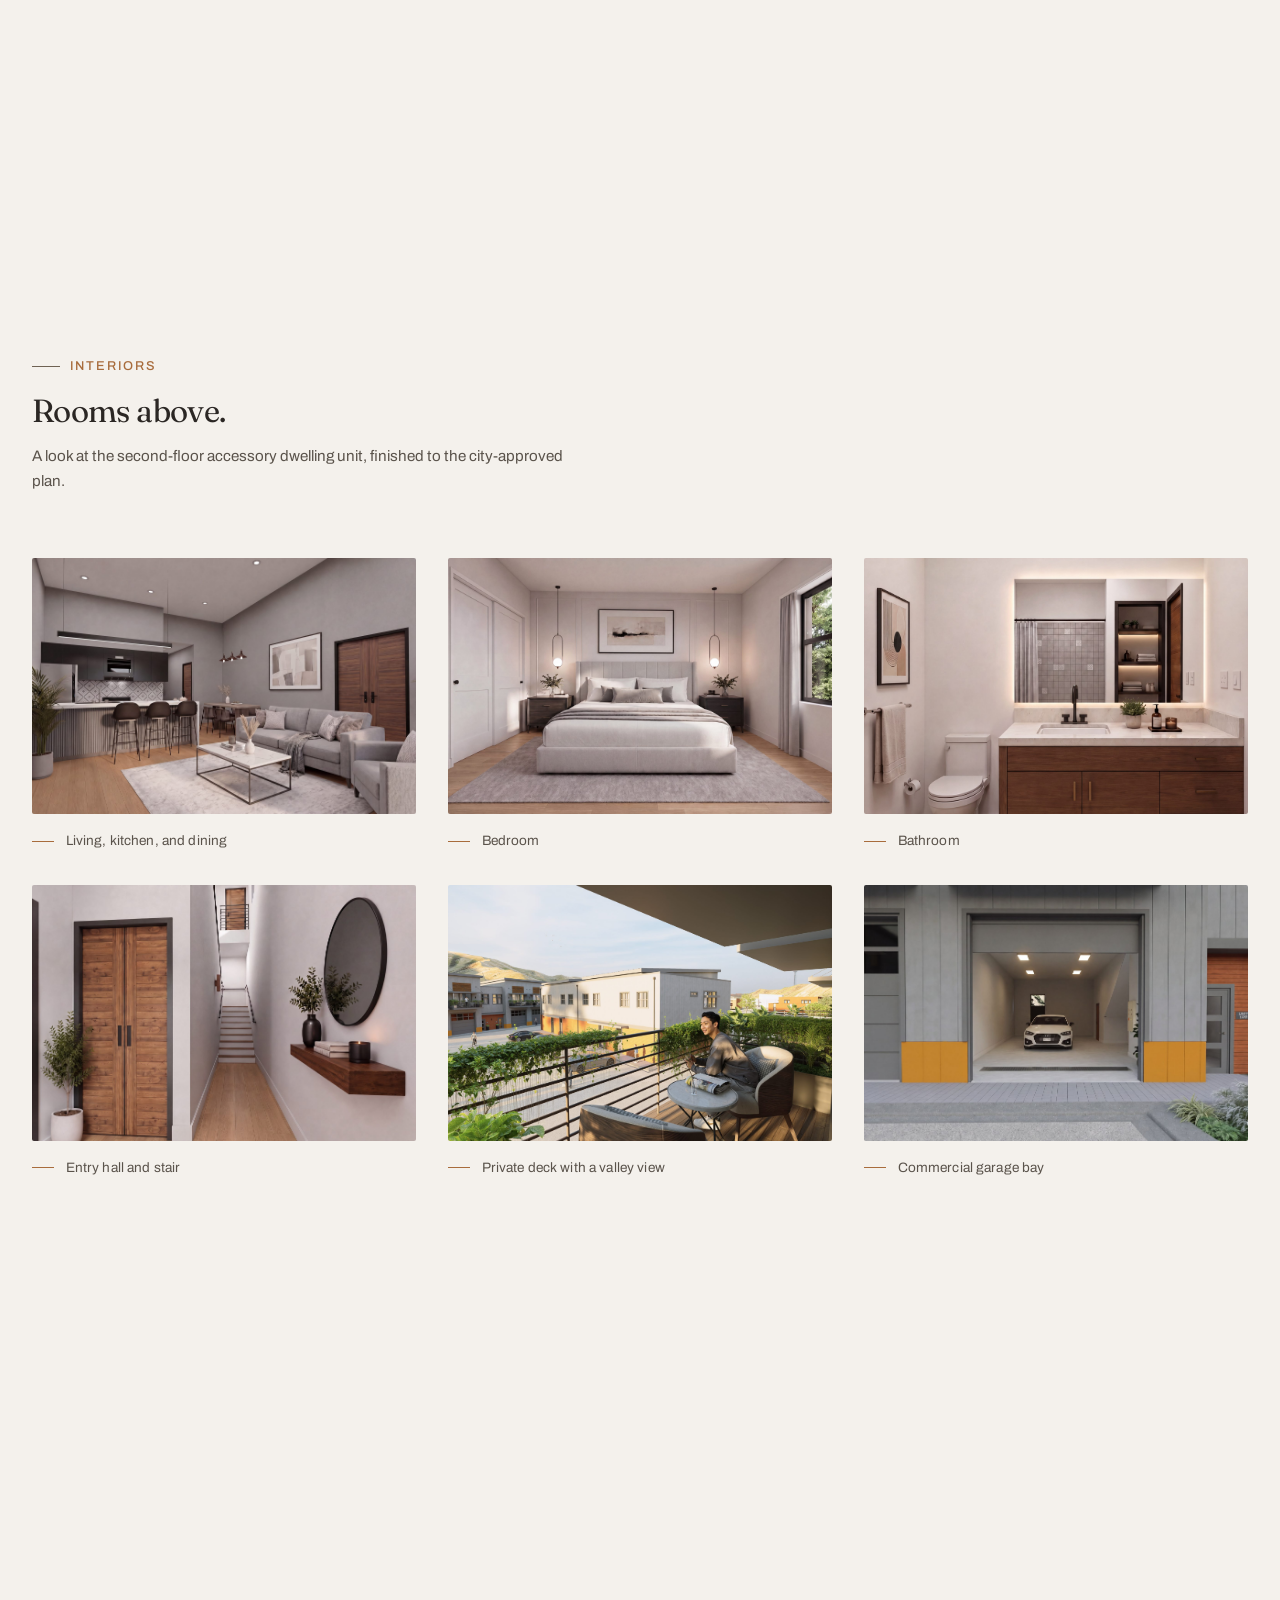
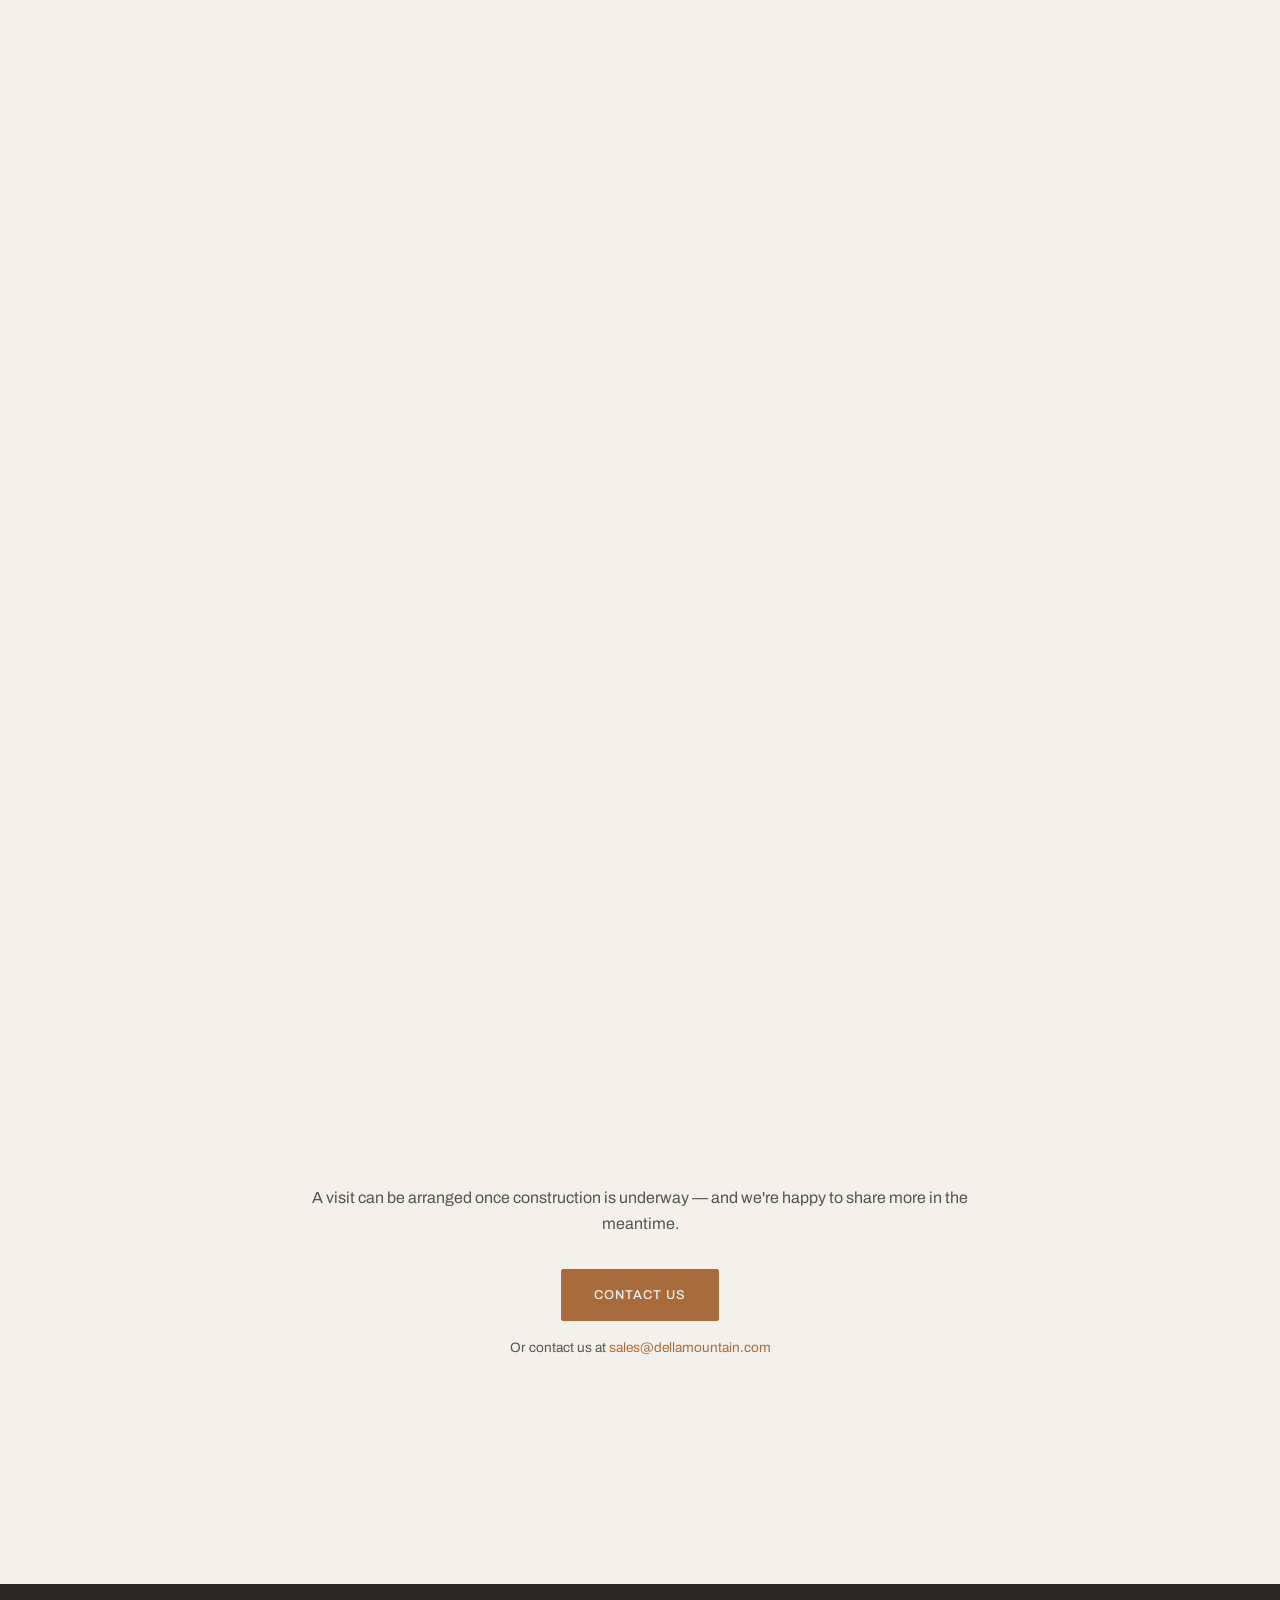
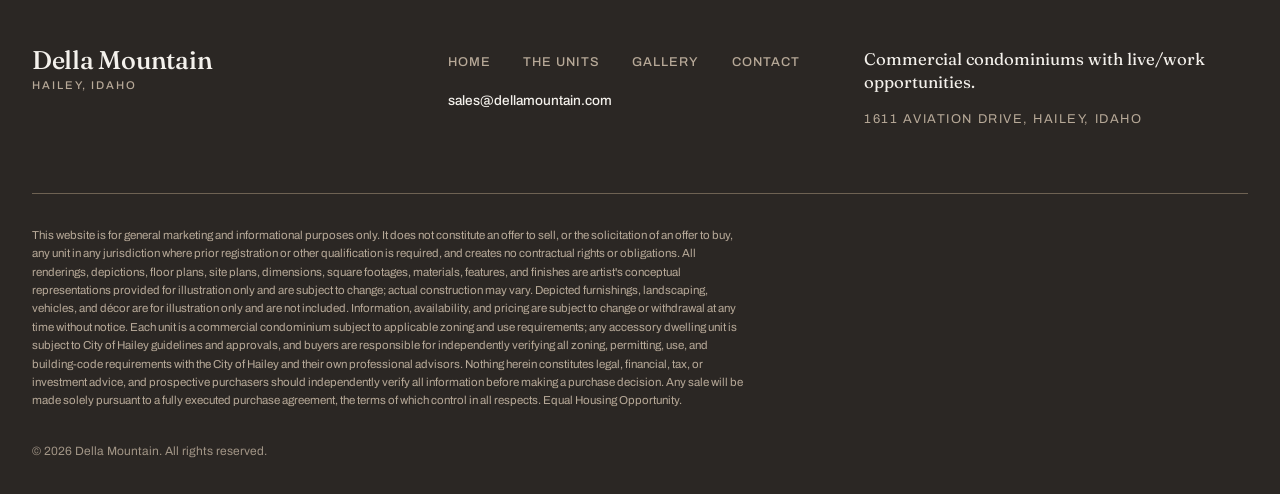
<file: gallery.html>
<!DOCTYPE html>
<html lang="en">
<head>
  <meta charset="UTF-8">
  <meta name="viewport" content="width=device-width, initial-scale=1.0">
  <title>Gallery — Della Mountain</title>
  <meta name="description" content="A short film and gallery of Della Mountain — the three-building development on Aviation Drive in Hailey, Idaho, with twelve live/work commercial condominiums.">
  <meta name="theme-color" content="#F4F1EC">

  <link rel="icon" type="image/svg+xml" href="/favicon.svg">
  <link rel="apple-touch-icon" sizes="180x180" href="/apple-touch-icon.png">

  <meta property="og:type" content="website">
  <meta property="og:site_name" content="Della Mountain">
  <meta property="og:locale" content="en_US">
  <meta property="og:title" content="Gallery — Della Mountain">
  <meta property="og:description" content="A short film and gallery of Della Mountain — the three-building development on Aviation Drive in Hailey, Idaho, with twelve live/work commercial condominiums.">
  <meta property="og:image" content="https://dellamountain.com/assets/og-card.jpg">
  <meta property="og:image:width" content="1200">
  <meta property="og:image:height" content="630">
  <meta property="og:url" content="https://dellamountain.com/gallery.html">
  <meta name="twitter:card" content="summary_large_image">
  <meta name="twitter:image" content="https://dellamountain.com/assets/og-card.jpg">

  <link rel="preconnect" href="https://fonts.googleapis.com">
  <link rel="preconnect" href="https://fonts.gstatic.com" crossorigin>
  <link href="https://fonts.googleapis.com/css2?family=Archivo:wght@400;500&family=Fraunces:opsz,wght@9..144,400;9..144,500&display=swap" rel="stylesheet">

  <link rel="stylesheet" href="/css/style.css">
</head>
<body>

  <!-- =====================================================
       GLOBAL HEADER
       ===================================================== -->
  <header class="site-header" role="banner">
    <div class="container site-header__inner">

      <a class="wordmark" href="/" aria-label="Della Mountain — home">
        <span class="wordmark__name">Della Mountain</span>
        <span class="wordmark__place">Hailey, Idaho</span>
      </a>

      <nav class="primary-nav" aria-label="Primary">
        <ul class="primary-nav__list">
          <li><a class="primary-nav__link" href="/">Home</a></li>
          <li><a class="primary-nav__link" href="/units.html">The Units</a></li>
          <li><a class="primary-nav__link" href="/gallery.html" aria-current="page">Gallery</a></li>
          <li><a class="primary-nav__link" href="/contact.html">Contact</a></li>
        </ul>
        <a class="btn--ghost primary-nav__cta" href="/contact.html">Inquire</a>
      </nav>

      <button class="nav-toggle" type="button" aria-label="Open menu" aria-expanded="false" aria-controls="mobile-menu">
        <span class="nav-toggle__bars" aria-hidden="true"></span>
      </button>
    </div>
  </header>

  <div id="mobile-menu" class="mobile-menu" aria-hidden="true">
    <div class="mobile-menu__top container">
      <a class="wordmark" href="/" aria-label="Della Mountain — home">
        <span class="wordmark__name">Della Mountain</span>
        <span class="wordmark__place">Hailey, Idaho</span>
      </a>
      <button class="mobile-menu__close" type="button" aria-label="Close menu">&times;</button>
    </div>

    <ul class="mobile-menu__list">
      <li><a class="mobile-menu__link" href="/">Home</a></li>
      <li><a class="mobile-menu__link" href="/units.html">The Units</a></li>
      <li><a class="mobile-menu__link" href="/gallery.html" aria-current="page">Gallery</a></li>
      <li><a class="mobile-menu__link" href="/contact.html">Contact</a></li>
      <li><a class="btn mobile-menu__cta" href="/contact.html">Inquire</a></li>
    </ul>
  </div>

  <main id="content">

    <!-- =====================================================
         SECTION 1 — PAGE HEADER (compact)
         ===================================================== -->
    <section class="page-head page-head--gallery">
      <div class="container">
        <p class="eyebrow" data-reveal>Gallery</p>
        <h1 class="page-title page-head__title" data-reveal>See it.</h1>
        <p class="page-head__lead" data-reveal>
          A short film and a closer look at Della Mountain — its forms, its frontage, and the rooms above.
        </p>
        <hr class="page-head__rule">
      </div>
    </section>

    <!-- =====================================================
         SECTION 2 — THE FILM
         ===================================================== -->
    <section class="section section--film">
      <div class="container">
        <header class="film-head" data-reveal>
          <p class="eyebrow">The Film</p>
          <div class="film-head__meta">
            <p class="film-head__title">A walk through Della Mountain.</p>
            <p class="film-head__runtime">1 min 40 sec</p>
          </div>
        </header>

        <div class="film-frame" data-reveal>
          <iframe src="https://player.vimeo.com/video/1191332868?h=e06c2525cc&title=0&byline=0&portrait=0&color=A86C3C"
                  frameborder="0"
                  allow="autoplay; fullscreen; picture-in-picture"
                  allowfullscreen
                  loading="lazy"
                  title="Della Mountain — a walk through the development"></iframe>
        </div>
      </div>
    </section>

    <!-- =====================================================
         SECTION 3 — EXTERIORS
         ===================================================== -->
    <section class="section section--exteriors">
      <div class="container">
        <header class="gallery-head" data-reveal>
          <p class="eyebrow">Exteriors</p>
          <h2 class="section-heading">Forms and frontage.</h2>
          <p class="gallery-head__lead">
            Three buildings, twelve units — and a storefront row along Aviation Drive.
          </p>
        </header>

        <!-- PLACEHOLDER QUALITY — swap for high-resolution renderings when architect delivers. -->
        <div class="exteriors-grid">
          <figure class="gallery-item gallery-item--wide" data-reveal>
            <button class="gallery-item__btn" type="button"
                    data-lightbox data-lightbox-group="exteriors"
                    data-lightbox-src="/assets/hero-exterior.jpg"
                    data-lightbox-caption="The three buildings, from the South"
                    aria-label="Open larger view — three buildings from the South">
              <img src="/assets/hero-exterior.jpg" loading="lazy"
                   width="2400" height="1029"
                   alt="Rendering of three two-story buildings at Della Mountain, viewed from the South.">
            </button>
            <figcaption class="gallery-item__caption">
              <span class="gallery-item__rule" aria-hidden="true"></span>
              The three buildings, from the South
            </figcaption>
          </figure>

          <figure class="gallery-item" data-reveal>
            <button class="gallery-item__btn" type="button"
                    data-lightbox data-lightbox-group="exteriors"
                    data-lightbox-src="/assets/exterior-angle.jpg"
                    data-lightbox-caption="Approach from the parking court"
                    aria-label="Open larger view — approach from the parking court">
              <img src="/assets/exterior-angle.jpg" loading="lazy"
                   width="2400" height="1800"
                   alt="Angled rendering of Della Mountain showing the approach from the parking court, with roll-up commercial doors and upper-level bays.">
            </button>
            <figcaption class="gallery-item__caption">
              <span class="gallery-item__rule" aria-hidden="true"></span>
              Approach from the parking court
            </figcaption>
          </figure>

          <!-- PLACEHOLDER QUALITY — new rendering, drop final file at /assets/parking-court.jpg. -->
          <figure class="gallery-item" data-reveal>
            <button class="gallery-item__btn" type="button"
                    data-lightbox data-lightbox-group="exteriors"
                    data-lightbox-src="/assets/parking-court.jpg"
                    data-lightbox-caption="Garage doors and upper terraces"
                    aria-label="Open larger view — garage doors and upper terraces">
              <img src="/assets/parking-court.jpg" loading="lazy"
                   width="2400" height="1800"
                   alt="Rendering of the parking court at Della Mountain, showing grade-level garage doors and upper-level terraces.">
            </button>
            <figcaption class="gallery-item__caption">
              <span class="gallery-item__rule" aria-hidden="true"></span>
              Garage doors and upper terraces
            </figcaption>
          </figure>

          <figure class="gallery-item gallery-item--wide" data-reveal>
            <button class="gallery-item__btn" type="button"
                    data-lightbox data-lightbox-group="exteriors"
                    data-lightbox-src="/assets/building-1-storefront.jpg"
                    data-lightbox-caption="Aviation Drive elevation — the storefront row"
                    aria-label="Open larger view — Aviation Drive elevation, the storefront row">
              <img src="/assets/building-1-storefront.jpg" loading="lazy"
                   width="2400" height="1029"
                   alt="Aviation Drive street-elevation rendering — Building 1 storefront frontage at Della Mountain.">
            </button>
            <figcaption class="gallery-item__caption">
              <span class="gallery-item__rule" aria-hidden="true"></span>
              Aviation Drive elevation — the storefront row
            </figcaption>
          </figure>
        </div>
      </div>
    </section>

    <!-- =====================================================
         SECTION 4 — INTERIORS
         ===================================================== -->
    <section class="section section--interiors">
      <div class="container">
        <header class="gallery-head" data-reveal>
          <p class="eyebrow">Interiors</p>
          <h2 class="section-heading">Rooms above.</h2>
          <p class="gallery-head__lead">
            A look at the second-floor accessory dwelling unit, finished to the city-approved plan.
          </p>
        </header>

        <div class="interiors-grid">
          <figure class="gallery-item">
            <button class="gallery-item__btn" type="button"
                    data-lightbox data-lightbox-group="interiors"
                    data-lightbox-src="/assets/interior-01.jpg"
                    data-lightbox-caption="Living, kitchen, and dining"
                    aria-label="Open larger view — living, kitchen, and dining">
              <img src="/assets/interior-01.jpg" loading="lazy"
                   width="2000" height="1158"
                   alt="Open-plan living, kitchen, and dining area of a finished Turn-Key ADU">
            </button>
            <figcaption class="gallery-item__caption">
              <span class="gallery-item__rule" aria-hidden="true"></span>
              Living, kitchen, and dining
            </figcaption>
          </figure>

          <figure class="gallery-item">
            <button class="gallery-item__btn" type="button"
                    data-lightbox data-lightbox-group="interiors"
                    data-lightbox-src="/assets/interior-02.jpg"
                    data-lightbox-caption="Bedroom"
                    aria-label="Open larger view — bedroom">
              <img src="/assets/interior-02.jpg" loading="lazy"
                   width="2000" height="1342"
                   alt="Bedroom in a finished Turn-Key ADU">
            </button>
            <figcaption class="gallery-item__caption">
              <span class="gallery-item__rule" aria-hidden="true"></span>
              Bedroom
            </figcaption>
          </figure>

          <figure class="gallery-item">
            <button class="gallery-item__btn" type="button"
                    data-lightbox data-lightbox-group="interiors"
                    data-lightbox-src="/assets/interior-03.jpg"
                    data-lightbox-caption="Bathroom"
                    aria-label="Open larger view — bathroom">
              <img src="/assets/interior-03.jpg" loading="lazy"
                   width="2000" height="1333"
                   alt="Bathroom with walnut vanity and backlit mirror">
            </button>
            <figcaption class="gallery-item__caption">
              <span class="gallery-item__rule" aria-hidden="true"></span>
              Bathroom
            </figcaption>
          </figure>

          <figure class="gallery-item">
            <button class="gallery-item__btn" type="button"
                    data-lightbox data-lightbox-group="interiors"
                    data-lightbox-src="/assets/interior-04.jpg"
                    data-lightbox-caption="Entry hall and stair"
                    aria-label="Open larger view — entry hall and stair">
              <img src="/assets/interior-04.jpg" loading="lazy"
                   width="2000" height="1116"
                   alt="Entry hall and stair connecting the commercial floor to the upper level">
            </button>
            <figcaption class="gallery-item__caption">
              <span class="gallery-item__rule" aria-hidden="true"></span>
              Entry hall and stair
            </figcaption>
          </figure>

          <figure class="gallery-item">
            <button class="gallery-item__btn" type="button"
                    data-lightbox data-lightbox-group="interiors"
                    data-lightbox-src="/assets/interior-05.jpg"
                    data-lightbox-caption="Private deck with a valley view"
                    aria-label="Open larger view — private deck with a valley view">
              <img src="/assets/interior-05.jpg" loading="lazy"
                   width="2000" height="1318"
                   alt="Private deck with a view across the Wood River Valley">
            </button>
            <figcaption class="gallery-item__caption">
              <span class="gallery-item__rule" aria-hidden="true"></span>
              Private deck with a valley view
            </figcaption>
          </figure>

          <figure class="gallery-item">
            <button class="gallery-item__btn" type="button"
                    data-lightbox data-lightbox-group="interiors"
                    data-lightbox-src="/assets/interior-06.jpg"
                    data-lightbox-caption="Commercial garage bay"
                    aria-label="Open larger view — commercial garage bay">
              <img src="/assets/interior-06.jpg" loading="lazy"
                   width="2000" height="1116"
                   alt="Commercial garage bay with grade-level roll-up door">
            </button>
            <figcaption class="gallery-item__caption">
              <span class="gallery-item__rule" aria-hidden="true"></span>
              Commercial garage bay
            </figcaption>
          </figure>
        </div>
      </div>
    </section>

    <!-- =====================================================
         SECTION 5 — THE SITE PLAN
         ===================================================== -->
    <section class="section section--site-plan">
      <div class="container">
        <header class="gallery-head gallery-head--center" data-reveal>
          <p class="eyebrow">Site Plan</p>
          <h2 class="section-heading">Three buildings on Aviation Drive.</h2>
          <p class="gallery-head__lead">
            Building 1 fronts Aviation Drive; Buildings 2 and 3 sit interior to the shared parking court.
          </p>
        </header>

        <figure class="site-plan-figure" data-reveal>
          <button class="gallery-item__btn" type="button"
                  data-lightbox data-lightbox-group="site-plan"
                  data-lightbox-src="/assets/site-plan.png"
                  data-lightbox-caption="Della Mountain site plan — three buildings, twelve units, fronting Aviation Drive"
                  aria-label="Open larger view — Della Mountain site plan">
            <img src="/assets/site-plan.png"
                 width="2600" height="1755"
                 loading="lazy"
                 alt="Della Mountain site plan — three buildings, twelve commercial condominium units, fronting Aviation Drive in Hailey, Idaho">
          </button>
        </figure>
      </div>
    </section>

    <!-- =====================================================
         SECTION 6 — CLOSING CTA
         ===================================================== -->
    <section class="section section--closing">
      <div class="container closing-cta">
        <p class="eyebrow" data-reveal>Inquire</p>
        <h2 class="section-heading closing-cta__heading" data-reveal>Want to walk it in person?</h2>
        <p class="body-copy closing-cta__line" data-reveal>
          A visit can be arranged once construction is underway — and we're happy to share more in the meantime.
        </p>
        <div class="closing-cta__actions" data-reveal>
          <a class="btn" href="/contact.html">Contact us</a>
          <p class="closing-cta__mail">
            Or contact us at <a href="mailto:sales@dellamountain.com">sales@dellamountain.com</a>
          </p>
        </div>
      </div>
    </section>

  </main>

  <!-- =====================================================
       GLOBAL FOOTER
       ===================================================== -->
  <footer class="site-footer" role="contentinfo">
    <div class="container">

      <div class="site-footer__zones">
        <div class="site-footer__zone site-footer__zone--brand">
          <a class="wordmark wordmark--invert" href="/" aria-label="Della Mountain — home">
            <span class="wordmark__name">Della Mountain</span>
            <span class="wordmark__place">Hailey, Idaho</span>
          </a>
        </div>

        <div class="site-footer__zone site-footer__zone--nav">
          <ul class="site-footer__nav">
            <li><a href="/">Home</a></li>
            <li><a href="/units.html">The Units</a></li>
            <li><a href="/gallery.html">Gallery</a></li>
            <li><a href="/contact.html">Contact</a></li>
          </ul>
          <p class="site-footer__contact">
            <a href="mailto:sales@dellamountain.com">sales@dellamountain.com</a>
          </p>
        </div>

        <div class="site-footer__zone site-footer__zone--closing">
          <p class="site-footer__closing">
            Commercial condominiums with live/work opportunities.
            <span class="site-footer__address">1611 Aviation Drive, Hailey, Idaho</span>
          </p>
        </div>
      </div>

      <hr class="site-footer__divider">

      <!-- DRAFT DISCLAIMER — REQUIRES ATTORNEY REVIEW BEFORE LAUNCH -->
      <p class="site-footer__disclaimer">
        This website is for general marketing and informational purposes only. It does not constitute an offer to sell, or the solicitation of an offer to buy, any unit in any jurisdiction where prior registration or other qualification is required, and creates no contractual rights or obligations. All renderings, depictions, floor plans, site plans, dimensions, square footages, materials, features, and finishes are artist's conceptual representations provided for illustration only and are subject to change; actual construction may vary. Depicted furnishings, landscaping, vehicles, and décor are for illustration only and are not included. Information, availability, and pricing are subject to change or withdrawal at any time without notice. Each unit is a commercial condominium subject to applicable zoning and use requirements; any accessory dwelling unit is subject to City of Hailey guidelines and approvals, and buyers are responsible for independently verifying all zoning, permitting, use, and building-code requirements with the City of Hailey and their own professional advisors. Nothing herein constitutes legal, financial, tax, or investment advice, and prospective purchasers should independently verify all information before making a purchase decision. Any sale will be made solely pursuant to a fully executed purchase agreement, the terms of which control in all respects. Equal Housing Opportunity.
      </p>

      <p class="site-footer__copyright">&copy; 2026 Della Mountain. All rights reserved.</p>

    </div>
  </footer>

  <!-- =====================================================
       LIGHTBOX (gallery only)
       ===================================================== -->
  <div id="lightbox" class="lightbox" aria-hidden="true" role="dialog" aria-modal="true" aria-label="Image viewer">
    <button class="lightbox__close" type="button" aria-label="Close image viewer">&times;</button>
    <button class="lightbox__nav lightbox__nav--prev" type="button" aria-label="Previous image">&lsaquo;</button>
    <button class="lightbox__nav lightbox__nav--next" type="button" aria-label="Next image">&rsaquo;</button>
    <figure class="lightbox__figure">
      <img class="lightbox__image" alt="">
      <figcaption class="lightbox__caption"></figcaption>
    </figure>
  </div>

  <script src="/js/site.js" defer></script>
  <script src="/js/gallery.js" defer></script>
</body>
</html>
</file>
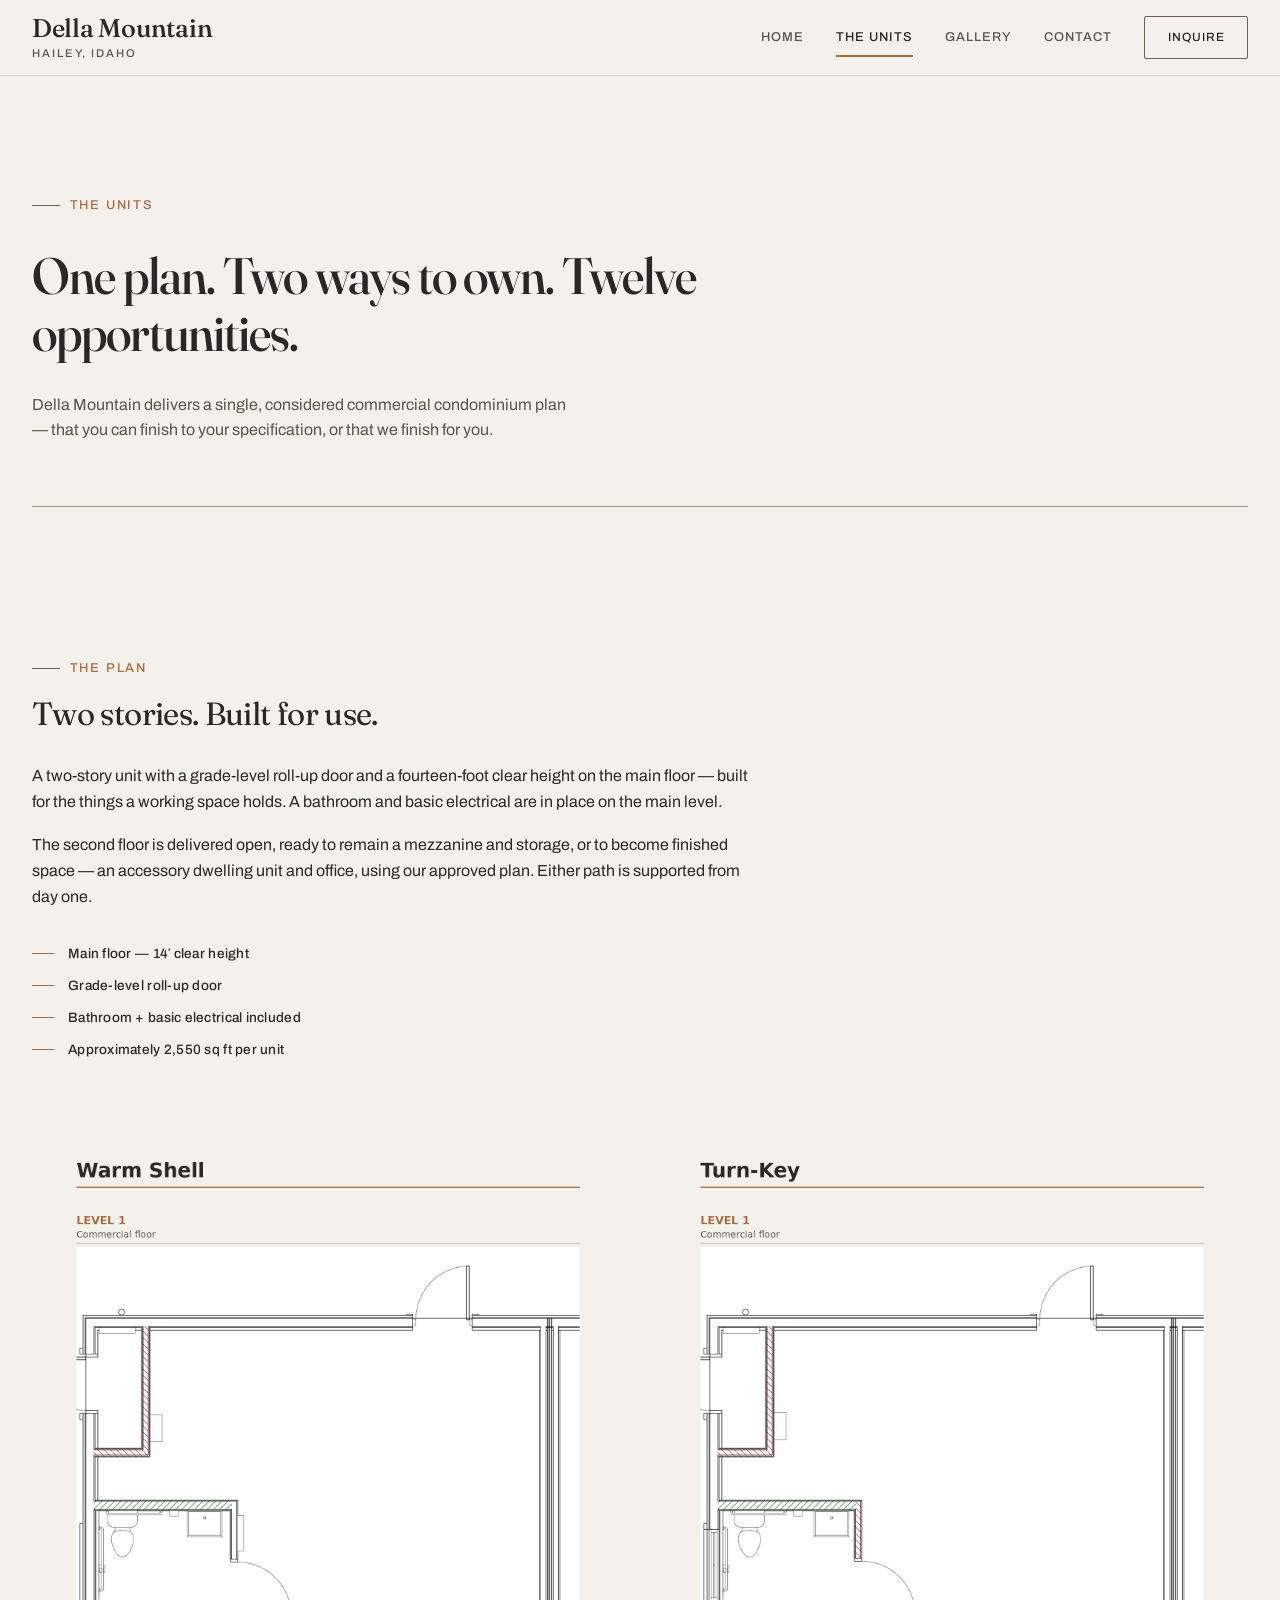
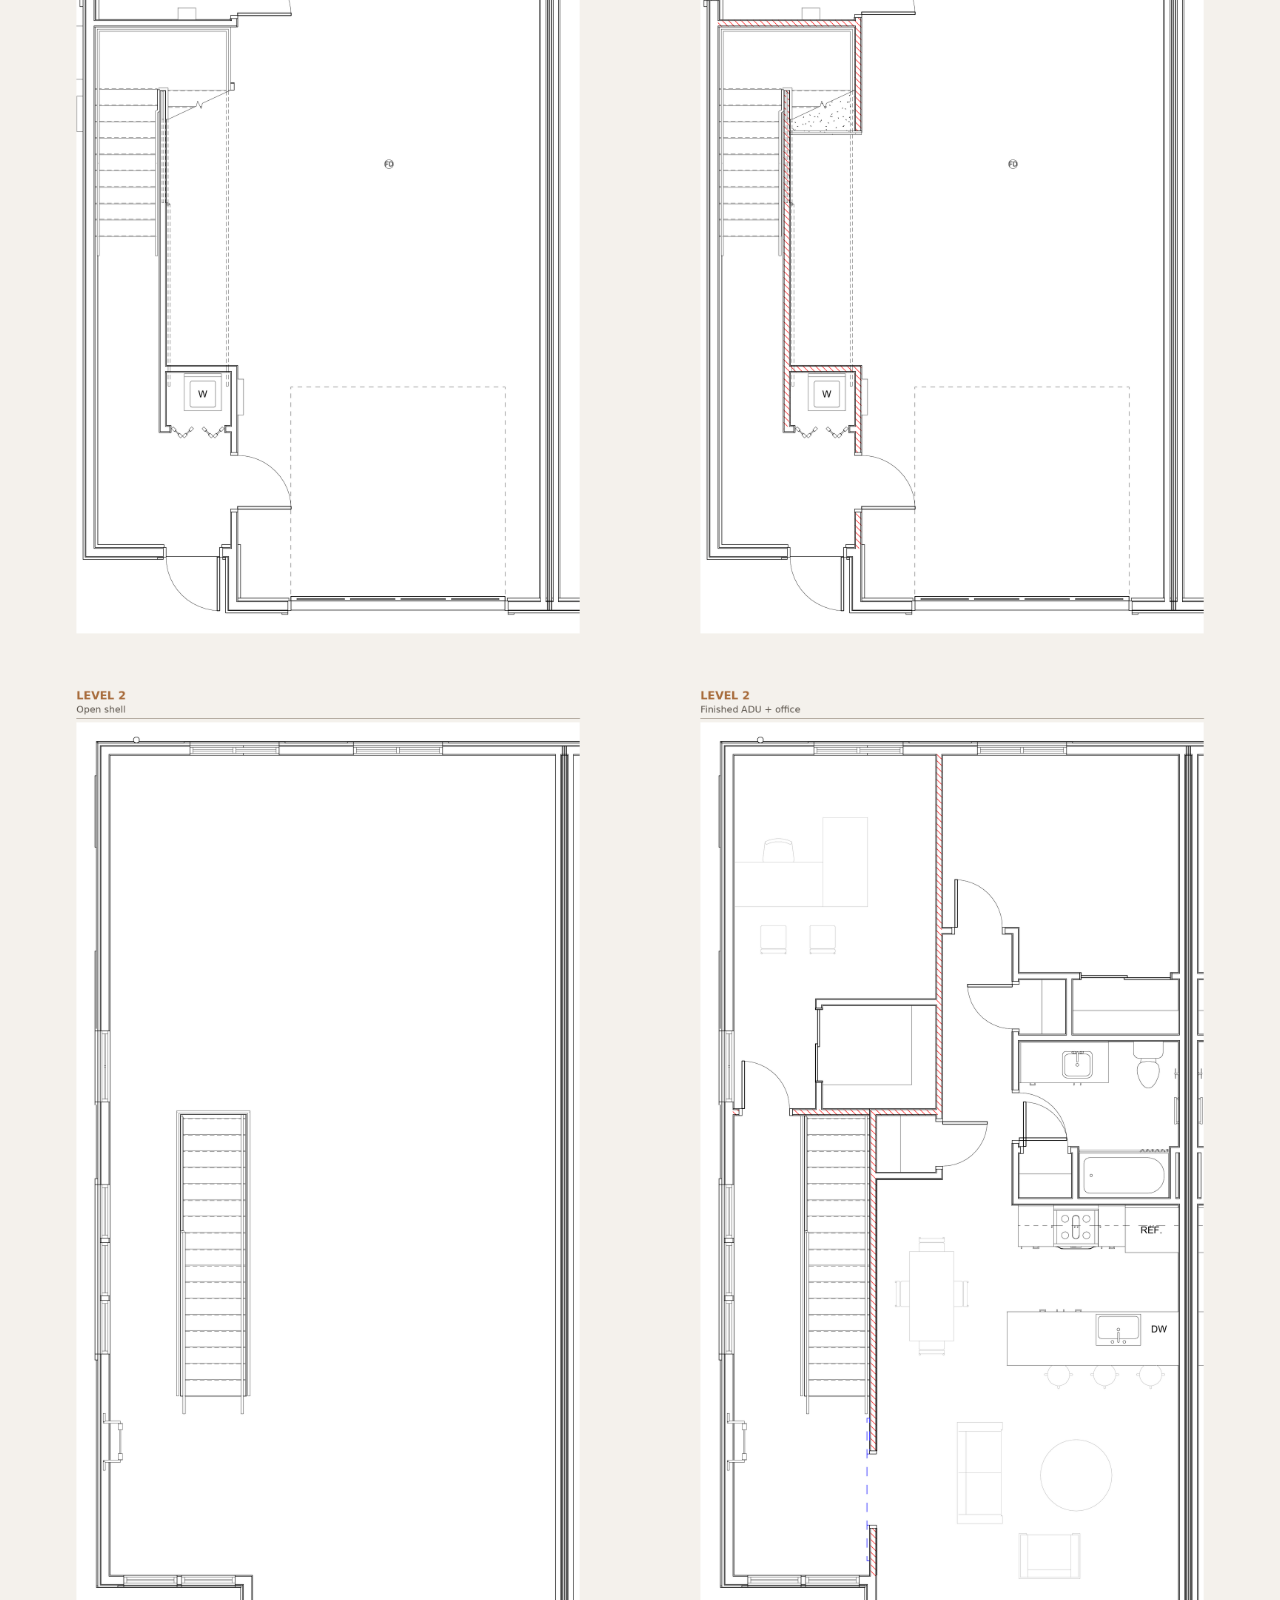
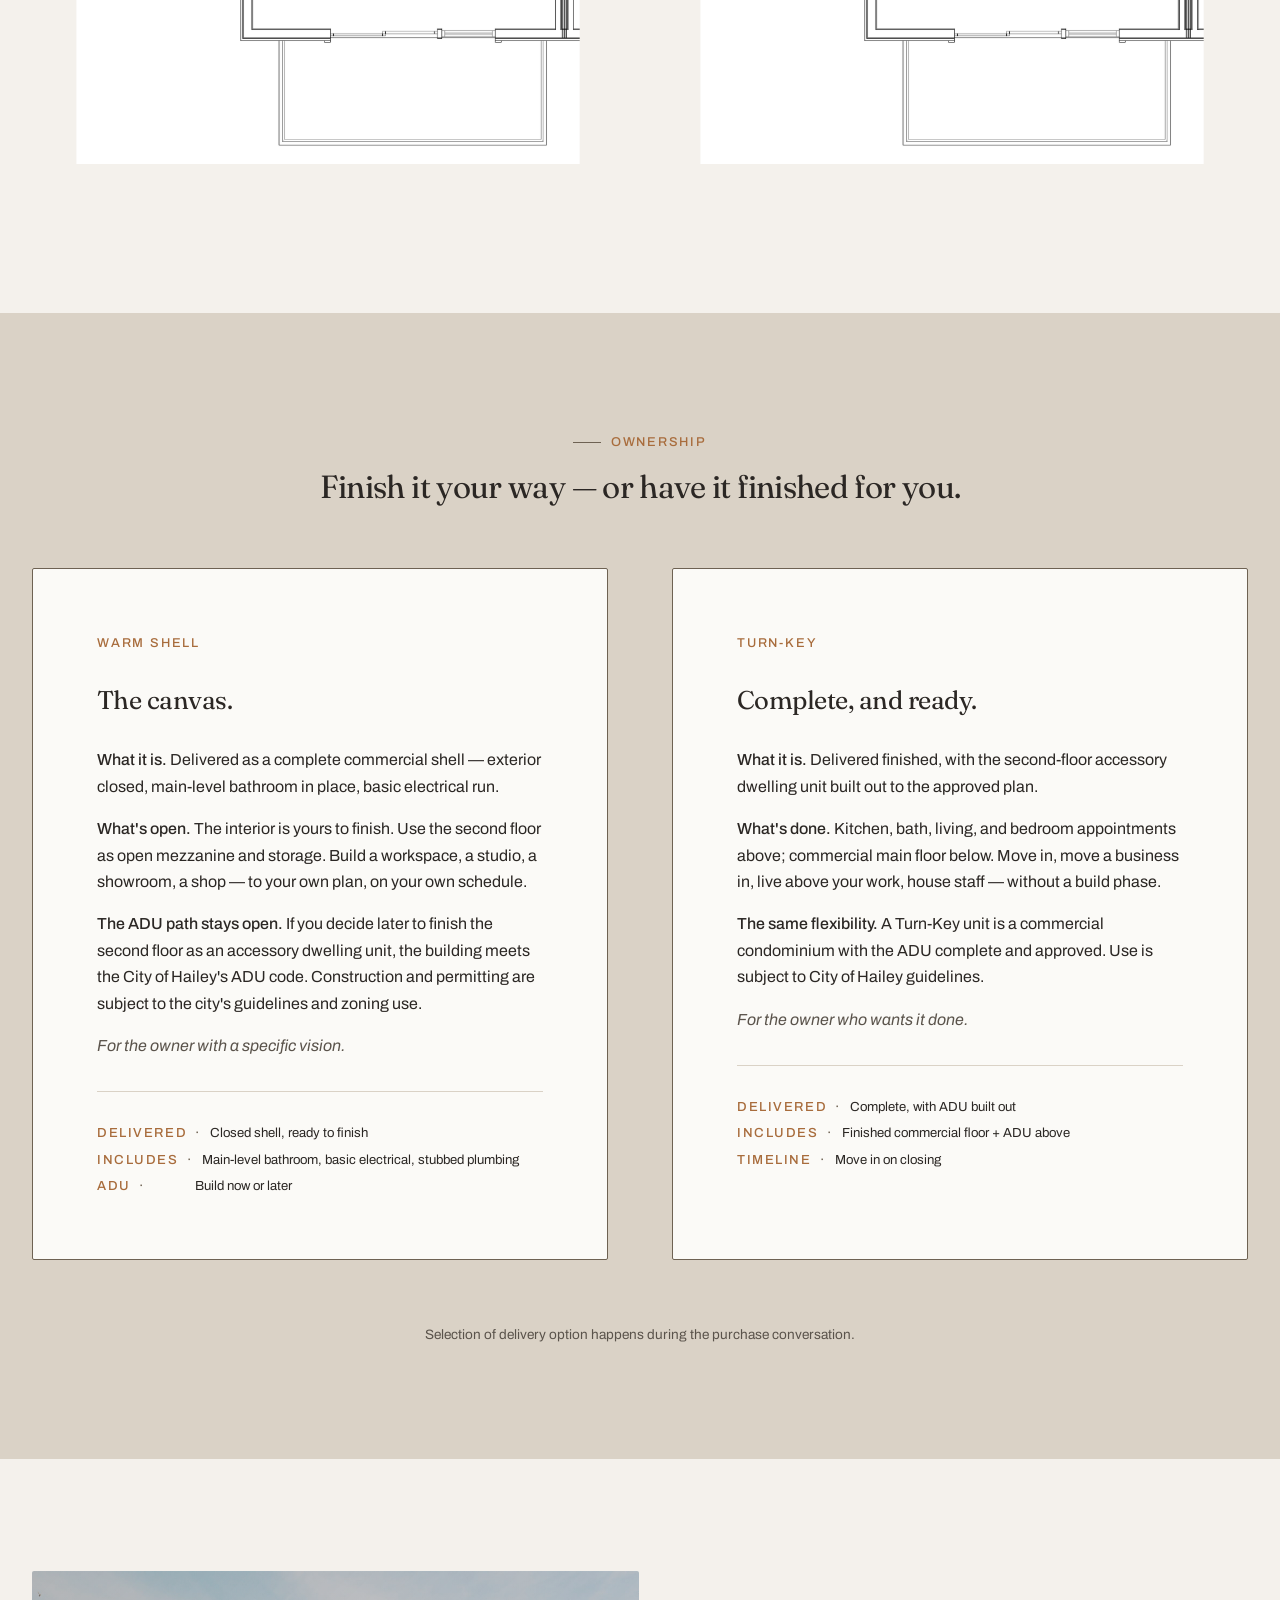
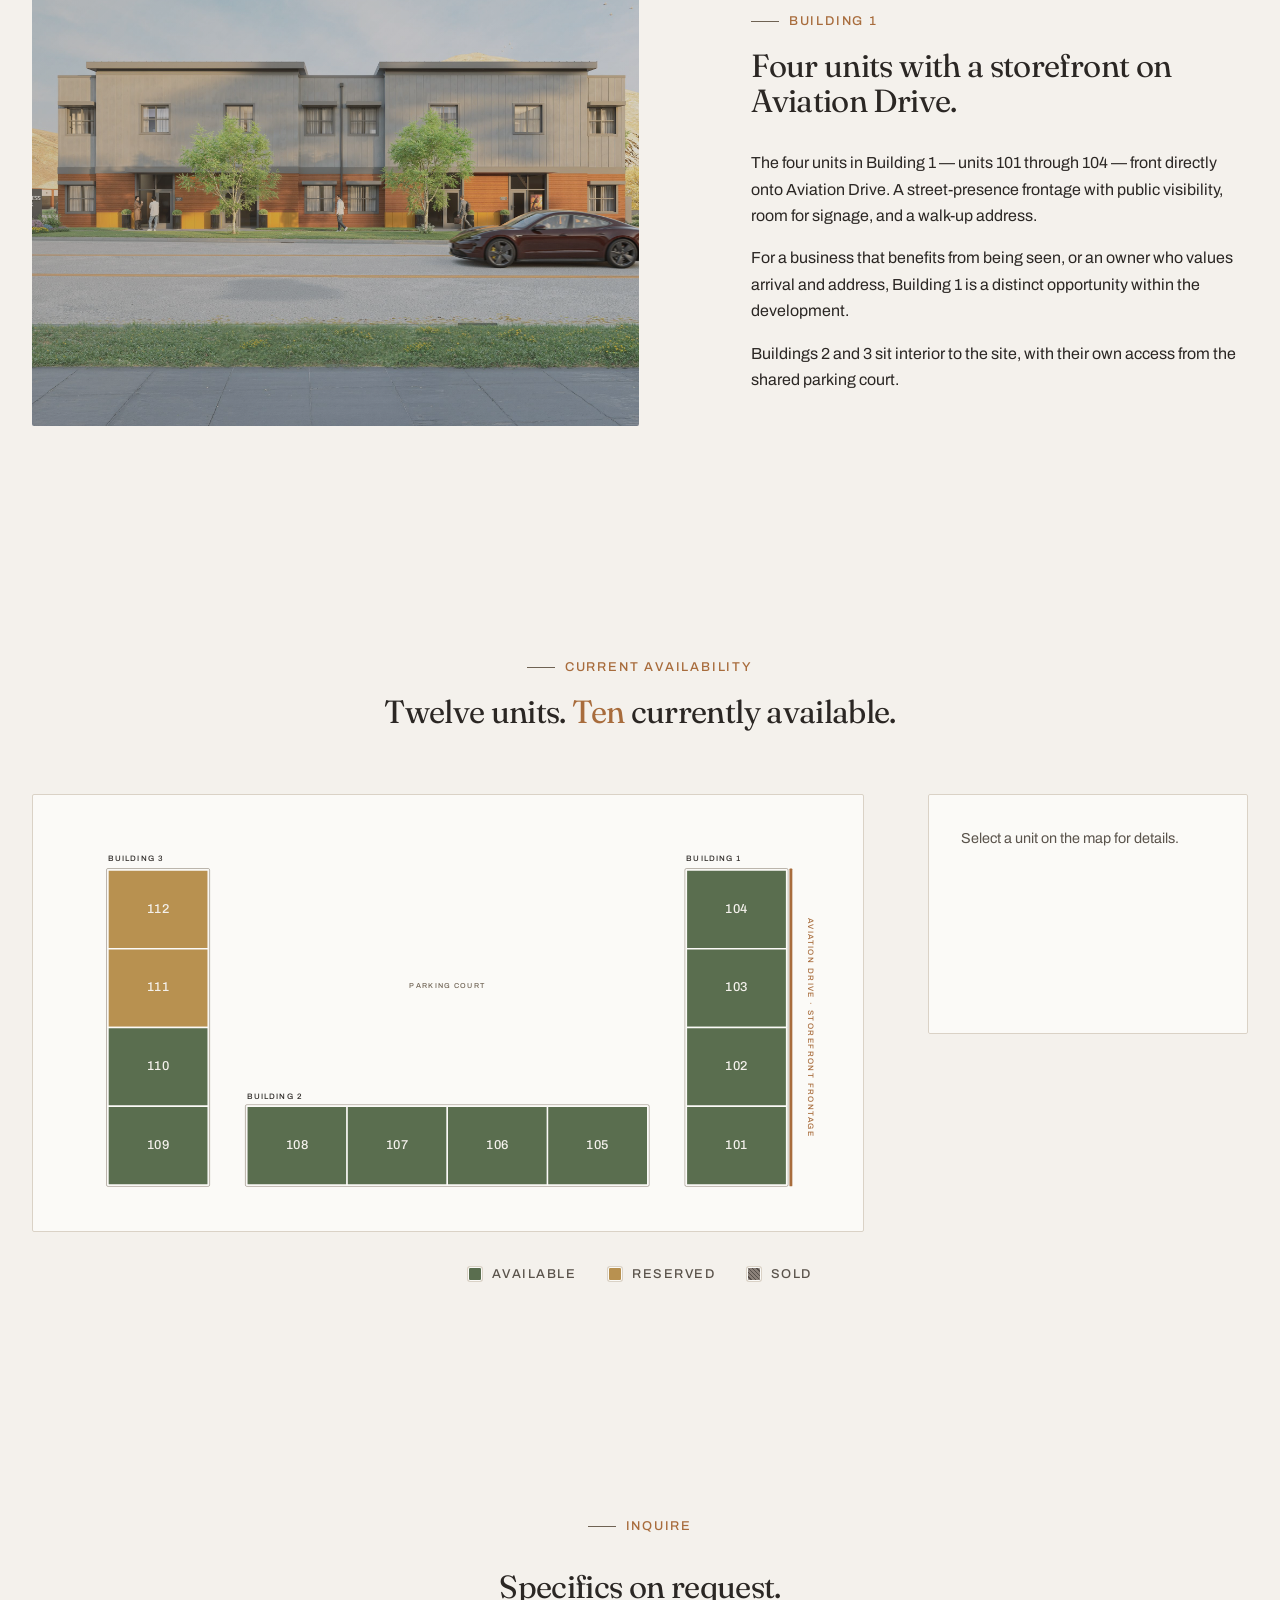
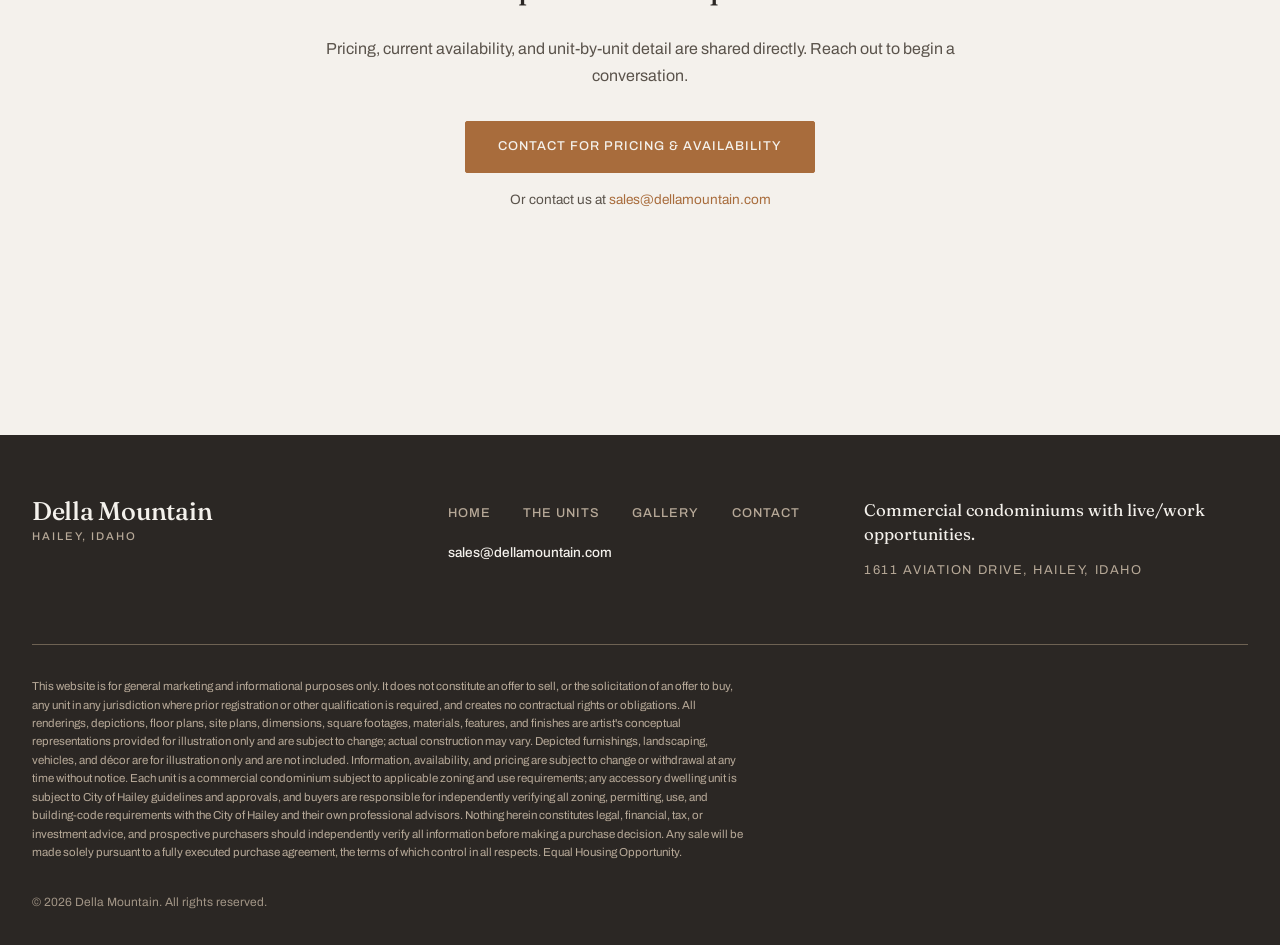
<file: units.html>
<!DOCTYPE html>
<html lang="en">
<head>
  <meta charset="UTF-8">
  <meta name="viewport" content="width=device-width, initial-scale=1.0">
  <title>The Units — Della Mountain</title>
  <meta name="description" content="One plan. Two ways to own. Twelve commercial condominium units with live/work possibilities in Hailey, Idaho.">
  <meta name="theme-color" content="#F4F1EC">

  <link rel="icon" type="image/svg+xml" href="/favicon.svg">
  <link rel="apple-touch-icon" sizes="180x180" href="/apple-touch-icon.png">

  <meta property="og:type" content="website">
  <meta property="og:site_name" content="Della Mountain">
  <meta property="og:locale" content="en_US">
  <meta property="og:title" content="The Units — Della Mountain">
  <meta property="og:description" content="One plan. Two ways to own. Twelve commercial condominium units with live/work possibilities in Hailey, Idaho.">
  <meta property="og:image" content="https://dellamountain.com/assets/og-card.jpg">
  <meta property="og:image:width" content="1200">
  <meta property="og:image:height" content="630">
  <meta property="og:url" content="https://dellamountain.com/units.html">
  <meta name="twitter:card" content="summary_large_image">
  <meta name="twitter:image" content="https://dellamountain.com/assets/og-card.jpg">

  <link rel="preconnect" href="https://fonts.googleapis.com">
  <link rel="preconnect" href="https://fonts.gstatic.com" crossorigin>
  <link href="https://fonts.googleapis.com/css2?family=Archivo:wght@400;500&family=Fraunces:opsz,wght@9..144,400;9..144,500&display=swap" rel="stylesheet">

  <link rel="stylesheet" href="/css/style.css">
</head>
<body>

  <!-- =====================================================
       GLOBAL HEADER
       ===================================================== -->
  <header class="site-header" role="banner">
    <div class="container site-header__inner">

      <a class="wordmark" href="/" aria-label="Della Mountain — home">
        <span class="wordmark__name">Della Mountain</span>
        <span class="wordmark__place">Hailey, Idaho</span>
      </a>

      <nav class="primary-nav" aria-label="Primary">
        <ul class="primary-nav__list">
          <li><a class="primary-nav__link" href="/">Home</a></li>
          <li><a class="primary-nav__link" href="/units.html" aria-current="page">The Units</a></li>
          <li><a class="primary-nav__link" href="/gallery.html">Gallery</a></li>
          <li><a class="primary-nav__link" href="/contact.html">Contact</a></li>
        </ul>
        <a class="btn--ghost primary-nav__cta" href="/contact.html">Inquire</a>
      </nav>

      <button class="nav-toggle" type="button" aria-label="Open menu" aria-expanded="false" aria-controls="mobile-menu">
        <span class="nav-toggle__bars" aria-hidden="true"></span>
      </button>
    </div>
  </header>

  <div id="mobile-menu" class="mobile-menu" aria-hidden="true">
    <div class="mobile-menu__top container">
      <a class="wordmark" href="/" aria-label="Della Mountain — home">
        <span class="wordmark__name">Della Mountain</span>
        <span class="wordmark__place">Hailey, Idaho</span>
      </a>
      <button class="mobile-menu__close" type="button" aria-label="Close menu">&times;</button>
    </div>

    <ul class="mobile-menu__list">
      <li><a class="mobile-menu__link" href="/">Home</a></li>
      <li><a class="mobile-menu__link" href="/units.html" aria-current="page">The Units</a></li>
      <li><a class="mobile-menu__link" href="/gallery.html">Gallery</a></li>
      <li><a class="mobile-menu__link" href="/contact.html">Contact</a></li>
      <li><a class="btn mobile-menu__cta" href="/contact.html">Inquire</a></li>
    </ul>
  </div>

  <main id="content">

    <!-- =====================================================
         SECTION 1 — PAGE HEADER
         ===================================================== -->
    <section class="page-head">
      <div class="container">
        <p class="eyebrow" data-reveal>The Units</p>
        <h1 class="page-title page-head__title" data-reveal>One plan. Two ways to own. Twelve opportunities.</h1>
        <p class="page-head__lead" data-reveal>
          Della Mountain delivers a single, considered commercial condominium plan — that you can finish to your specification, or that we finish for you.
        </p>
        <hr class="page-head__rule">
      </div>
    </section>

    <!-- =====================================================
         SECTION 2 — THE PLAN
         ===================================================== -->
    <section class="section section--plan">
      <div class="container">
        <div class="plan-intro" data-reveal>
          <p class="eyebrow">The Plan</p>
          <h2 class="section-heading">Two stories. Built for use.</h2>
          <p class="body-copy">
            A two-story unit with a grade-level roll-up door and a fourteen-foot clear height on the main floor — built for the things a working space holds. A bathroom and basic electrical are in place on the main level.
          </p>
          <p class="body-copy">
            The second floor is delivered open, ready to remain a mezzanine and storage, or to become finished space — an accessory dwelling unit and office, using our approved plan. Either path is supported from day one.
          </p>

          <ul class="rule-list rule-list--inset">
            <li><span class="rule-list__rule" aria-hidden="true"></span>Main floor — 14&prime; clear height</li>
            <li><span class="rule-list__rule" aria-hidden="true"></span>Grade-level roll-up door</li>
            <li><span class="rule-list__rule" aria-hidden="true"></span>Bathroom + basic electrical included</li>
            <li><span class="rule-list__rule" aria-hidden="true"></span>Approximately 2,550 sq ft per unit</li>
          </ul>
        </div>

        <div class="unit-plans" data-reveal>
          <figure class="unit-plan">
            <button class="gallery-item__btn" type="button"
                    data-lightbox data-lightbox-group="unit-plans"
                    data-lightbox-src="/assets/unit-plan-shell.png"
                    data-lightbox-caption="Warm Shell floor plan — Level 2 open shell above, Level 1 commercial floor below"
                    aria-label="Open larger view — Warm Shell floor plan">
              <img src="/assets/unit-plan-shell.png"
                   width="1600" height="6906"
                   loading="lazy"
                   alt="Warm Shell unit floor plan — Level 2 open shell above, Level 1 commercial floor below">
            </button>
          </figure>
          <figure class="unit-plan">
            <button class="gallery-item__btn" type="button"
                    data-lightbox data-lightbox-group="unit-plans"
                    data-lightbox-src="/assets/unit-plan.png"
                    data-lightbox-caption="Turn-Key floor plan — Level 2 finished ADU and office above, Level 1 commercial floor below"
                    aria-label="Open larger view — Turn-Key floor plan">
              <img src="/assets/unit-plan.png"
                   width="1600" height="6906"
                   loading="lazy"
                   alt="Turn-Key unit floor plan — Level 2 finished ADU and office above, Level 1 commercial floor below">
            </button>
          </figure>
        </div>
      </div>
    </section>

    <!-- =====================================================
         SECTION 3 — TWO WAYS TO OWN (FULL)
         ===================================================== -->
    <section class="section section--ownership-full">
      <div class="container">
        <header class="section-head" data-reveal>
          <p class="eyebrow">Ownership</p>
          <h2 class="section-heading">Finish it your way — or have it finished for you.</h2>
        </header>

        <div class="ownership-cards">
          <article class="ownership-card ownership-card--full" data-reveal>
            <p class="ownership-card__label">Warm Shell</p>
            <h3 class="ownership-card__heading">The canvas.</h3>

            <p class="body-copy">
              <strong class="ownership-card__cue">What it is.</strong> Delivered as a complete commercial shell — exterior closed, main-level bathroom in place, basic electrical run.
            </p>
            <p class="body-copy">
              <strong class="ownership-card__cue">What's open.</strong> The interior is yours to finish. Use the second floor as open mezzanine and storage. Build a workspace, a studio, a showroom, a shop — to your own plan, on your own schedule.
            </p>
            <p class="body-copy">
              <strong class="ownership-card__cue">The ADU path stays open.</strong> If you decide later to finish the second floor as an accessory dwelling unit, the building meets the City of Hailey's ADU code. Construction and permitting are subject to the city's guidelines and zoning use.
            </p>
            <p class="body-copy ownership-card__suit">For the owner with a specific vision.</p>

            <dl class="fact-strip">
              <div class="fact-strip__row"><dt>Delivered</dt><dd>Closed shell, ready to finish</dd></div>
              <div class="fact-strip__row"><dt>Includes</dt><dd>Main-level bathroom, basic electrical, stubbed plumbing</dd></div>
              <div class="fact-strip__row"><dt>ADU</dt><dd>Build now or later</dd></div>
            </dl>
          </article>

          <article class="ownership-card ownership-card--full" data-reveal>
            <p class="ownership-card__label">Turn-Key</p>
            <h3 class="ownership-card__heading">Complete, and ready.</h3>

            <p class="body-copy">
              <strong class="ownership-card__cue">What it is.</strong> Delivered finished, with the second-floor accessory dwelling unit built out to the approved plan.
            </p>
            <p class="body-copy">
              <strong class="ownership-card__cue">What's done.</strong> Kitchen, bath, living, and bedroom appointments above; commercial main floor below. Move in, move a business in, live above your work, house staff — without a build phase.
            </p>
            <p class="body-copy">
              <strong class="ownership-card__cue">The same flexibility.</strong> A Turn-Key unit is a commercial condominium with the ADU complete and approved. Use is subject to City of Hailey guidelines.
            </p>
            <p class="body-copy ownership-card__suit">For the owner who wants it done.</p>

            <dl class="fact-strip">
              <div class="fact-strip__row"><dt>Delivered</dt><dd>Complete, with ADU built out</dd></div>
              <div class="fact-strip__row"><dt>Includes</dt><dd>Finished commercial floor + ADU above</dd></div>
              <div class="fact-strip__row"><dt>Timeline</dt><dd>Move in on closing</dd></div>
            </dl>
          </article>
        </div>

        <p class="quiet-note" data-reveal>
          Selection of delivery option happens during the purchase conversation.
        </p>
      </div>
    </section>

    <!-- =====================================================
         SECTION 4 — BUILDING 1 — AVIATION DRIVE STOREFRONT
         ===================================================== -->
    <!-- PLACEHOLDER QUALITY — swap for high-resolution rendering when architect delivers. -->
    <section class="section section--building-1">
      <div class="container split">
        <div class="split__media" data-reveal>
          <div class="media-frame media-frame--storefront" role="img" aria-label="Aviation Drive street-elevation rendering — Building 1 storefront frontage."></div>
        </div>
        <div class="split__text" data-reveal>
          <p class="eyebrow">Building 1</p>
          <h2 class="section-heading split__heading">Four units with a storefront on Aviation Drive.</h2>
          <p class="body-copy">
            The four units in Building 1 — units 101 through 104 — front directly onto Aviation Drive. A street-presence frontage with public visibility, room for signage, and a walk-up address.
          </p>
          <p class="body-copy">
            For a business that benefits from being seen, or an owner who values arrival and address, Building 1 is a distinct opportunity within the development.
          </p>
          <p class="body-copy">
            Buildings 2 and 3 sit interior to the site, with their own access from the shared parking court.
          </p>
        </div>
      </div>
    </section>

    <!-- =====================================================
         SECTION 5 — AVAILABILITY — INTERACTIVE SITE MAP
         ===================================================== -->
    <section class="section section--availability" id="availability">
      <div class="container">
        <header class="section-head" data-reveal>
          <p class="eyebrow">Current Availability</p>
          <h2 class="section-heading">
            Twelve units. <span data-availability-count>Ten</span> currently available.
          </h2>
        </header>

        <!--
          EDIT UNIT AVAILABILITY HERE — change "status" values as units sell.
          Allowed values: "available" | "reserved" | "sold"
          The map, the legend, and the count in the section heading above all derive from this array.
          Confirm building assignments and seed statuses with client before launch.
        -->
        <script>
          window.DELLA_UNITS = [
            { id: 101, building: 1, status: "available", storefront: true  },
            { id: 102, building: 1, status: "available", storefront: true  },
            { id: 103, building: 1, status: "available", storefront: true  },
            { id: 104, building: 1, status: "available", storefront: true  },
            { id: 105, building: 2, status: "available", storefront: false },
            { id: 106, building: 2, status: "available", storefront: false },
            { id: 107, building: 2, status: "available", storefront: false },
            { id: 108, building: 2, status: "available", storefront: false },
            { id: 109, building: 3, status: "available", storefront: false },
            { id: 110, building: 3, status: "available", storefront: false },
            { id: 111, building: 3, status: "reserved",  storefront: false },
            { id: 112, building: 3, status: "reserved",  storefront: false }
          ];
        </script>

        <div class="site-map-wrap">
          <div class="site-map">
            <svg
              class="site-map__svg"
              viewBox="0 0 1070 520"
              role="group"
              aria-label="Della Mountain site map — three buildings, twelve units."
              xmlns="http://www.w3.org/2000/svg"
            >
              <defs>
                <pattern id="soldHatch" patternUnits="userSpaceOnUse" width="8" height="8" patternTransform="rotate(45)">
                  <line x1="0" y1="0" x2="0" y2="8" stroke="#2B2724" stroke-width="1.2" opacity="0.55"/>
                </pattern>
              </defs>

              <!-- Building 3 (vertical left, interior) — cells 112 / 111 / 110 / 109 top-to-bottom -->
              <text class="map-label map-label--building" x="60" y="48">Building 3</text>
              <g class="building-group" data-building="3">
                <rect class="building-outline" x="58" y="58" width="144" height="444" rx="2"/>
                <g class="unit-cell" data-unit-id="112" data-building="3" data-storefront="false" role="button" tabindex="0" aria-label="Unit 112, Building 3">
                  <rect class="unit-cell__rect" x="60" y="60" width="140" height="110" rx="1"/>
                  <rect class="unit-cell__hatch" x="60" y="60" width="140" height="110" fill="url(#soldHatch)" pointer-events="none"/>
                  <text class="unit-cell__label" x="130" y="115">112</text>
                </g>
                <g class="unit-cell" data-unit-id="111" data-building="3" data-storefront="false" role="button" tabindex="0" aria-label="Unit 111, Building 3">
                  <rect class="unit-cell__rect" x="60" y="170" width="140" height="110" rx="1"/>
                  <rect class="unit-cell__hatch" x="60" y="170" width="140" height="110" fill="url(#soldHatch)" pointer-events="none"/>
                  <text class="unit-cell__label" x="130" y="225">111</text>
                </g>
                <g class="unit-cell" data-unit-id="110" data-building="3" data-storefront="false" role="button" tabindex="0" aria-label="Unit 110, Building 3">
                  <rect class="unit-cell__rect" x="60" y="280" width="140" height="110" rx="1"/>
                  <rect class="unit-cell__hatch" x="60" y="280" width="140" height="110" fill="url(#soldHatch)" pointer-events="none"/>
                  <text class="unit-cell__label" x="130" y="335">110</text>
                </g>
                <g class="unit-cell" data-unit-id="109" data-building="3" data-storefront="false" role="button" tabindex="0" aria-label="Unit 109, Building 3">
                  <rect class="unit-cell__rect" x="60" y="390" width="140" height="110" rx="1"/>
                  <rect class="unit-cell__hatch" x="60" y="390" width="140" height="110" fill="url(#soldHatch)" pointer-events="none"/>
                  <text class="unit-cell__label" x="130" y="445">109</text>
                </g>
              </g>

              <!-- Parking Court label (open area between the three buildings) -->
              <text class="map-label map-label--court" x="534" y="225" text-anchor="middle">Parking Court</text>

              <!-- Building 2 (horizontal center-lower, interior) — cells 108 / 107 / 106 / 105 left-to-right -->
              <text class="map-label map-label--building" x="254" y="380">Building 2</text>
              <g class="building-group" data-building="2">
                <rect class="building-outline" x="252" y="388" width="564" height="114" rx="2"/>
                <g class="unit-cell" data-unit-id="108" data-building="2" data-storefront="false" role="button" tabindex="0" aria-label="Unit 108, Building 2">
                  <rect class="unit-cell__rect" x="254" y="390" width="140" height="110" rx="1"/>
                  <rect class="unit-cell__hatch" x="254" y="390" width="140" height="110" fill="url(#soldHatch)" pointer-events="none"/>
                  <text class="unit-cell__label" x="324" y="445">108</text>
                </g>
                <g class="unit-cell" data-unit-id="107" data-building="2" data-storefront="false" role="button" tabindex="0" aria-label="Unit 107, Building 2">
                  <rect class="unit-cell__rect" x="394" y="390" width="140" height="110" rx="1"/>
                  <rect class="unit-cell__hatch" x="394" y="390" width="140" height="110" fill="url(#soldHatch)" pointer-events="none"/>
                  <text class="unit-cell__label" x="464" y="445">107</text>
                </g>
                <g class="unit-cell" data-unit-id="106" data-building="2" data-storefront="false" role="button" tabindex="0" aria-label="Unit 106, Building 2">
                  <rect class="unit-cell__rect" x="534" y="390" width="140" height="110" rx="1"/>
                  <rect class="unit-cell__hatch" x="534" y="390" width="140" height="110" fill="url(#soldHatch)" pointer-events="none"/>
                  <text class="unit-cell__label" x="604" y="445">106</text>
                </g>
                <g class="unit-cell" data-unit-id="105" data-building="2" data-storefront="false" role="button" tabindex="0" aria-label="Unit 105, Building 2">
                  <rect class="unit-cell__rect" x="674" y="390" width="140" height="110" rx="1"/>
                  <rect class="unit-cell__hatch" x="674" y="390" width="140" height="110" fill="url(#soldHatch)" pointer-events="none"/>
                  <text class="unit-cell__label" x="744" y="445">105</text>
                </g>
              </g>

              <!-- Building 1 (vertical right, Aviation Drive frontage) — cells 104 / 103 / 102 / 101 top-to-bottom -->
              <text class="map-label map-label--building" x="868" y="48">Building 1</text>
              <g class="building-group" data-building="1">
                <rect class="building-outline" x="866" y="58" width="144" height="444" rx="2"/>
                <g class="unit-cell" data-unit-id="104" data-building="1" data-storefront="true" role="button" tabindex="0" aria-label="Unit 104, Building 1, Aviation Drive storefront">
                  <rect class="unit-cell__rect" x="868" y="60" width="140" height="110" rx="1"/>
                  <rect class="unit-cell__hatch" x="868" y="60" width="140" height="110" fill="url(#soldHatch)" pointer-events="none"/>
                  <text class="unit-cell__label" x="938" y="115">104</text>
                </g>
                <g class="unit-cell" data-unit-id="103" data-building="1" data-storefront="true" role="button" tabindex="0" aria-label="Unit 103, Building 1, Aviation Drive storefront">
                  <rect class="unit-cell__rect" x="868" y="170" width="140" height="110" rx="1"/>
                  <rect class="unit-cell__hatch" x="868" y="170" width="140" height="110" fill="url(#soldHatch)" pointer-events="none"/>
                  <text class="unit-cell__label" x="938" y="225">103</text>
                </g>
                <g class="unit-cell" data-unit-id="102" data-building="1" data-storefront="true" role="button" tabindex="0" aria-label="Unit 102, Building 1, Aviation Drive storefront">
                  <rect class="unit-cell__rect" x="868" y="280" width="140" height="110" rx="1"/>
                  <rect class="unit-cell__hatch" x="868" y="280" width="140" height="110" fill="url(#soldHatch)" pointer-events="none"/>
                  <text class="unit-cell__label" x="938" y="335">102</text>
                </g>
                <g class="unit-cell" data-unit-id="101" data-building="1" data-storefront="true" role="button" tabindex="0" aria-label="Unit 101, Building 1, Aviation Drive storefront">
                  <rect class="unit-cell__rect" x="868" y="390" width="140" height="110" rx="1"/>
                  <rect class="unit-cell__hatch" x="868" y="390" width="140" height="110" fill="url(#soldHatch)" pointer-events="none"/>
                  <text class="unit-cell__label" x="938" y="445">101</text>
                </g>
                <!-- Storefront indicator bar along Aviation Drive edge (right side, vertical) -->
                <rect class="storefront-bar" x="1012" y="58" width="4" height="444" rx="1"/>
              </g>

              <!-- Aviation Drive label (rotated 90°, right edge) -->
              <text class="map-label map-label--street" x="1038" y="280" text-anchor="middle" transform="rotate(90, 1038, 280)">Aviation Drive &middot; Storefront frontage</text>
            </svg>
          </div>

          <aside class="unit-detail" id="unit-detail" aria-live="polite" aria-label="Selected unit details">
            <div class="unit-detail__inner" data-unit-detail-content>
              <p class="unit-detail__hint">Select a unit on the map for details.</p>
            </div>
          </aside>
        </div>

        <ul class="map-legend" aria-label="Map legend">
          <li><span class="map-legend__swatch" data-state="available" aria-hidden="true"></span>Available</li>
          <li><span class="map-legend__swatch" data-state="reserved" aria-hidden="true"></span>Reserved</li>
          <li><span class="map-legend__swatch" data-state="sold" aria-hidden="true"></span>Sold</li>
        </ul>
      </div>
    </section>

    <!-- =====================================================
         SECTION 6 — CLOSING CTA
         ===================================================== -->
    <section class="section section--closing">
      <div class="container closing-cta">
        <p class="eyebrow" data-reveal>Inquire</p>
        <h2 class="section-heading closing-cta__heading" data-reveal>Specifics on request.</h2>
        <p class="body-copy closing-cta__line" data-reveal>
          Pricing, current availability, and unit-by-unit detail are shared directly. Reach out to begin a conversation.
        </p>
        <div class="closing-cta__actions" data-reveal>
          <a class="btn" href="/contact.html">Contact for pricing &amp; availability</a>
          <p class="closing-cta__mail">
            Or contact us at <a href="mailto:sales@dellamountain.com">sales@dellamountain.com</a>
          </p>
        </div>
      </div>
    </section>

  </main>

  <!-- =====================================================
       GLOBAL FOOTER
       ===================================================== -->
  <footer class="site-footer" role="contentinfo">
    <div class="container">

      <div class="site-footer__zones">
        <div class="site-footer__zone site-footer__zone--brand">
          <a class="wordmark wordmark--invert" href="/" aria-label="Della Mountain — home">
            <span class="wordmark__name">Della Mountain</span>
            <span class="wordmark__place">Hailey, Idaho</span>
          </a>
        </div>

        <div class="site-footer__zone site-footer__zone--nav">
          <ul class="site-footer__nav">
            <li><a href="/">Home</a></li>
            <li><a href="/units.html">The Units</a></li>
            <li><a href="/gallery.html">Gallery</a></li>
            <li><a href="/contact.html">Contact</a></li>
          </ul>
          <p class="site-footer__contact">
            <a href="mailto:sales@dellamountain.com">sales@dellamountain.com</a>
          </p>
        </div>

        <div class="site-footer__zone site-footer__zone--closing">
          <p class="site-footer__closing">
            Commercial condominiums with live/work opportunities.
            <span class="site-footer__address">1611 Aviation Drive, Hailey, Idaho</span>
          </p>
        </div>
      </div>

      <hr class="site-footer__divider">

      <!-- DRAFT DISCLAIMER — REQUIRES ATTORNEY REVIEW BEFORE LAUNCH -->
      <p class="site-footer__disclaimer">
        This website is for general marketing and informational purposes only. It does not constitute an offer to sell, or the solicitation of an offer to buy, any unit in any jurisdiction where prior registration or other qualification is required, and creates no contractual rights or obligations. All renderings, depictions, floor plans, site plans, dimensions, square footages, materials, features, and finishes are artist's conceptual representations provided for illustration only and are subject to change; actual construction may vary. Depicted furnishings, landscaping, vehicles, and décor are for illustration only and are not included. Information, availability, and pricing are subject to change or withdrawal at any time without notice. Each unit is a commercial condominium subject to applicable zoning and use requirements; any accessory dwelling unit is subject to City of Hailey guidelines and approvals, and buyers are responsible for independently verifying all zoning, permitting, use, and building-code requirements with the City of Hailey and their own professional advisors. Nothing herein constitutes legal, financial, tax, or investment advice, and prospective purchasers should independently verify all information before making a purchase decision. Any sale will be made solely pursuant to a fully executed purchase agreement, the terms of which control in all respects. Equal Housing Opportunity.
      </p>

      <p class="site-footer__copyright">&copy; 2026 Della Mountain. All rights reserved.</p>

    </div>
  </footer>

  <!-- =====================================================
       LIGHTBOX (unit floor plans)
       ===================================================== -->
  <div id="lightbox" class="lightbox" aria-hidden="true" role="dialog" aria-modal="true" aria-label="Image viewer">
    <button class="lightbox__close" type="button" aria-label="Close image viewer">&times;</button>
    <button class="lightbox__nav lightbox__nav--prev" type="button" aria-label="Previous image">&lsaquo;</button>
    <button class="lightbox__nav lightbox__nav--next" type="button" aria-label="Next image">&rsaquo;</button>
    <figure class="lightbox__figure">
      <img class="lightbox__image" alt="">
      <figcaption class="lightbox__caption"></figcaption>
    </figure>
  </div>

  <script src="/js/site.js" defer></script>
  <script src="/js/units.js" defer></script>
  <script src="/js/gallery.js" defer></script>
</body>
</html>
</file>
<file: css/style.css>
/* =========================================================
   Della Mountain — global stylesheet
   Brief #1 foundation: tokens, typography, base, header, footer
   ========================================================= */

/* ---------- Design tokens ---------- */
:root {
  /* Base / neutrals */
  --paper:        #F4F1EC;
  --paper-pure:   #FBFAF7;
  --greige:       #B7A998;
  --greige-soft:  #DAD2C6;

  /* Structure / ink */
  --ink:          #2B2724;
  --ink-soft:     #5A534B;
  --bronze:       #6E6253;

  /* Accent (the single accent) */
  --timber:       #A86C3C;
  --timber-deep:  #784830;

  /* Functional (availability map, later brief) */
  --status-open:  #5A6E4F;
  --status-hold:  #B89150;
  --status-sold:  #8A8079;

  /* Spacing scale */
  --space-xs: 0.5rem;
  --space-sm: 1rem;
  --space-md: 2rem;
  --space-lg: 4rem;
  --space-xl: 7rem;
  --space-xxl: 11rem;

  /* Layout */
  --measure: 1280px;
  --measure-narrow: 720px;
  --radius: 2px;

  /* Type families */
  --font-display: "Fraunces", Georgia, "Times New Roman", serif;
  --font-body:    "Archivo", system-ui, -apple-system, "Segoe UI", Helvetica, Arial, sans-serif;
}

/* ---------- Reset / base ---------- */
*, *::before, *::after { box-sizing: border-box; }

html { -webkit-text-size-adjust: 100%; }

body {
  margin: 0;
  background: var(--paper);
  color: var(--ink);
  font-family: var(--font-body);
  font-weight: 400;
  font-size: clamp(1rem, 1.05vw, 1.125rem);
  line-height: 1.65;
  -webkit-font-smoothing: antialiased;
  -moz-osx-font-smoothing: grayscale;
  text-rendering: optimizeLegibility;
}

h1, h2, h3, h4, h5, h6, p, figure, blockquote { margin: 0; }

img, picture, svg, video { max-width: 100%; height: auto; display: block; }

button {
  font: inherit;
  color: inherit;
  background: none;
  border: 0;
  padding: 0;
  cursor: pointer;
}

a {
  color: var(--timber);
  text-decoration: none;
  transition: color 200ms ease;
}
a:hover, a:focus-visible { text-decoration: underline; }

:focus-visible {
  outline: 2px solid var(--timber);
  outline-offset: 3px;
}

/* ---------- Typography utilities ---------- */
.hero-title,
.page-title,
.section-heading {
  font-family: var(--font-display);
  color: var(--ink);
  letter-spacing: -0.02em;
  line-height: 1.1;
  font-variation-settings: "opsz" 96;
}

.hero-title {
  font-weight: 500;
  font-size: clamp(2.6rem, 6vw, 5.2rem);
  line-height: 1.05;
  font-variation-settings: "opsz" 144;
}

.page-title {
  font-weight: 500;
  font-size: clamp(2rem, 4vw, 3.4rem);
  font-variation-settings: "opsz" 96;
}

.section-heading {
  font-weight: 400;
  font-size: clamp(1.5rem, 2.5vw, 2.2rem);
  font-variation-settings: "opsz" 48;
}

.body-copy {
  max-width: var(--measure-narrow);
  color: var(--ink);
  line-height: 1.65;
}
.body-copy + .body-copy { margin-top: var(--space-sm); }

.small,
.caption {
  font-family: var(--font-body);
  font-weight: 500;
  font-size: 0.8rem;
  letter-spacing: 0.08em;
}

.eyebrow {
  display: inline-flex;
  align-items: center;
  gap: 0.6rem;
  font-family: var(--font-body);
  font-weight: 500;
  font-size: 0.8rem;
  text-transform: uppercase;
  letter-spacing: 0.14em;
  color: var(--timber);
}
.eyebrow::before {
  content: "";
  width: 1.75rem;
  height: 1px;
  background: var(--bronze);
  display: inline-block;
}

/* ---------- Layout primitives ---------- */
.container {
  width: 100%;
  max-width: var(--measure);
  margin-inline: auto;
  padding-inline: var(--space-md);
}
@media (max-width: 820px) {
  .container { padding-inline: var(--space-sm); }
}

.section { padding-block: var(--space-xl); }
@media (max-width: 820px) {
  .section { padding-block: var(--space-lg); }
}

/* ---------- Buttons ---------- */
.btn,
.btn--ghost {
  display: inline-flex;
  align-items: center;
  justify-content: center;
  font-family: var(--font-body);
  font-weight: 500;
  font-size: 0.8rem;
  text-transform: uppercase;
  letter-spacing: 0.08em;
  padding: 0.9rem 2rem;
  border-radius: var(--radius);
  text-decoration: none;
  cursor: pointer;
  transition: background-color 200ms ease, color 200ms ease, border-color 200ms ease;
  min-height: 44px;
}

.btn {
  background: var(--timber);
  color: var(--paper);
  border: 1px solid var(--timber);
}
.btn:hover,
.btn:focus-visible {
  background: var(--timber-deep);
  border-color: var(--timber-deep);
  color: var(--paper);
  text-decoration: none;
}

.btn--ghost {
  background: transparent;
  color: var(--ink);
  border: 1px solid var(--bronze);
}
.btn--ghost:hover,
.btn--ghost:focus-visible {
  border-color: var(--timber);
  color: var(--timber);
  text-decoration: none;
}

/* ---------- Wordmark ---------- */
.wordmark {
  display: inline-flex;
  flex-direction: column;
  line-height: 1;
  color: var(--ink);
  text-decoration: none;
}
.wordmark:hover { text-decoration: none; }

.wordmark__name {
  font-family: var(--font-display);
  font-weight: 500;
  font-size: clamp(1.25rem, 2vw, 1.6rem);
  letter-spacing: -0.01em;
  color: inherit;
  font-variation-settings: "opsz" 36;
}

.wordmark__place {
  margin-top: 0.4rem;
  font-family: var(--font-body);
  font-weight: 500;
  font-size: 0.7rem;
  text-transform: uppercase;
  letter-spacing: 0.18em;
  color: var(--ink-soft);
}

/* Dark-background variant (footer) */
.wordmark--invert { color: var(--paper); }
.wordmark--invert .wordmark__place { color: var(--greige); }

/* ---------- Site header ---------- */
.site-header {
  position: sticky;
  top: 0;
  z-index: 50;
  background: var(--paper);
  border-bottom: 1px solid var(--greige-soft);
  transition: box-shadow 200ms ease;
}
.site-header.is-scrolled {
  box-shadow: 0 2px 16px rgba(43, 39, 36, 0.08);
}

.site-header__inner {
  display: flex;
  align-items: center;
  justify-content: space-between;
  gap: var(--space-md);
  padding-block: var(--space-sm);
}

/* Desktop nav */
.primary-nav {
  display: flex;
  align-items: center;
  gap: clamp(1.25rem, 2.5vw, 2.25rem);
}

.primary-nav__list {
  display: flex;
  align-items: center;
  gap: clamp(1.25rem, 2.5vw, 2.25rem);
  list-style: none;
  margin: 0;
  padding: 0;
}

.primary-nav__link {
  position: relative;
  display: inline-block;
  font-family: var(--font-body);
  font-weight: 500;
  font-size: 0.8rem;
  text-transform: uppercase;
  letter-spacing: 0.08em;
  color: var(--ink-soft);
  text-decoration: none;
  padding-block: 0.4rem;
  transition: color 200ms ease;
}
.primary-nav__link:hover { color: var(--ink); text-decoration: none; }
.primary-nav__link[aria-current="page"] {
  color: var(--ink);
}
.primary-nav__link[aria-current="page"]::after {
  content: "";
  position: absolute;
  left: 0;
  right: 0;
  bottom: -2px;
  height: 2px;
  background: var(--timber);
}

.primary-nav__cta {
  /* sits on the header as a small ghost button */
  padding: 0.65rem 1.4rem;
  min-height: 0;
  font-size: 0.75rem;
}

/* Hamburger button */
.nav-toggle {
  display: none;
  width: 44px;
  height: 44px;
  align-items: center;
  justify-content: center;
  color: var(--ink);
}
.nav-toggle__bars,
.nav-toggle__bars::before,
.nav-toggle__bars::after {
  content: "";
  display: block;
  width: 24px;
  height: 1.5px;
  background: currentColor;
  transition: transform 200ms ease, opacity 200ms ease;
}
.nav-toggle__bars { position: relative; }
.nav-toggle__bars::before { position: absolute; top: -7px; left: 0; }
.nav-toggle__bars::after  { position: absolute; top:  7px; left: 0; }

/* ---------- Mobile overlay menu ---------- */
.mobile-menu {
  position: fixed;
  inset: 0;
  z-index: 100;
  background: var(--paper);
  display: flex;
  flex-direction: column;
  padding: var(--space-md);
  opacity: 0;
  transform: translateY(-12px);
  pointer-events: none;
  transition: opacity 240ms ease, transform 240ms ease;
}
.mobile-menu.is-open {
  opacity: 1;
  transform: translateY(0);
  pointer-events: auto;
}

.mobile-menu__top {
  display: flex;
  align-items: center;
  justify-content: space-between;
}

.mobile-menu__close {
  width: 44px;
  height: 44px;
  display: inline-flex;
  align-items: center;
  justify-content: center;
  color: var(--ink);
  font-size: 1.75rem;
  line-height: 1;
}

.mobile-menu__list {
  list-style: none;
  margin: 0;
  padding: 0;
  flex: 1;
  display: flex;
  flex-direction: column;
  align-items: center;
  justify-content: center;
  gap: var(--space-md);
  text-align: center;
}

.mobile-menu__link {
  position: relative;
  display: inline-block;
  font-family: var(--font-display);
  font-weight: 400;
  font-size: clamp(2rem, 7vw, 2.6rem);
  letter-spacing: -0.02em;
  color: var(--ink);
  text-decoration: none;
  padding-block: 0.4rem;
}
.mobile-menu__link:hover { text-decoration: none; }
.mobile-menu__link[aria-current="page"]::after {
  content: "";
  position: absolute;
  left: 15%;
  right: 15%;
  bottom: 0;
  height: 2px;
  background: var(--timber);
}

.mobile-menu__cta {
  margin-top: var(--space-md);
  min-width: 200px;
}

/* Header responsive switch */
@media (max-width: 820px) {
  .primary-nav { display: none; }
  .nav-toggle { display: inline-flex; }
}
@media (min-width: 821px) {
  .mobile-menu { display: none; }
}

/* Lock body scroll while menu is open */
body.menu-open { overflow: hidden; }

/* ---------- Site footer ---------- */
.site-footer {
  background: var(--ink);
  color: var(--paper);
  padding-block: var(--space-lg) var(--space-md);
  margin-top: var(--space-xl);
}

.site-footer a {
  color: var(--paper);
  text-decoration: none;
  transition: color 200ms ease;
}
.site-footer a:hover { color: var(--timber); text-decoration: none; }

.site-footer__zones {
  display: grid;
  grid-template-columns: 1fr;
  gap: var(--space-lg);
  align-items: start;
}
@media (min-width: 821px) {
  .site-footer__zones {
    grid-template-columns: 1fr 1fr 1fr;
    gap: var(--space-md);
  }
}

.site-footer__nav {
  list-style: none;
  margin: 0 0 var(--space-sm);
  padding: 0;
  display: flex;
  flex-wrap: wrap;
  gap: var(--space-sm) var(--space-md);
}
.site-footer__nav a {
  font-family: var(--font-body);
  font-weight: 500;
  font-size: 0.8rem;
  text-transform: uppercase;
  letter-spacing: 0.08em;
  color: var(--greige);
}
.site-footer__nav a:hover { color: var(--timber); }

.site-footer__contact {
  font-family: var(--font-body);
  font-weight: 500;
  font-size: 0.85rem;
  color: var(--greige);
}
.site-footer__contact a { color: var(--paper); }

.site-footer__closing {
  font-family: var(--font-display);
  font-weight: 400;
  font-size: 1.05rem;
  line-height: 1.4;
  color: var(--paper);
}
.site-footer__closing .site-footer__address {
  display: block;
  margin-top: var(--space-sm);
  font-family: var(--font-body);
  font-size: 0.8rem;
  text-transform: uppercase;
  letter-spacing: 0.12em;
  color: var(--greige);
}

.site-footer__divider {
  border: 0;
  border-top: 1px solid var(--bronze);
  margin: var(--space-lg) 0 var(--space-md);
}

.site-footer__disclaimer {
  font-family: var(--font-body);
  font-size: 0.72rem;
  line-height: 1.6;
  color: var(--greige);
  max-width: var(--measure-narrow);
  margin-bottom: var(--space-md);
}

.site-footer__copyright {
  font-family: var(--font-body);
  font-size: 0.75rem;
  color: var(--greige);
  opacity: 0.85;
}

/* ---------- Reduced motion ---------- */
@media (prefers-reduced-motion: reduce) {
  *,
  *::before,
  *::after {
    transition-duration: 0.01ms !important;
    animation-duration: 0.01ms !important;
    animation-iteration-count: 1 !important;
    scroll-behavior: auto !important;
  }
}

/* ---------- Visually hidden (a11y) ---------- */
.visually-hidden {
  position: absolute !important;
  width: 1px; height: 1px;
  padding: 0; margin: -1px; overflow: hidden;
  clip: rect(0 0 0 0); white-space: nowrap; border: 0;
}

/* =========================================================
   BRIEF #2 — HOME PAGE STYLES
   ========================================================= */

/* Inverted eyebrow + ghost-invert button (for dark hero) */
.eyebrow--invert { color: var(--paper); }
.eyebrow--invert::before { background: var(--paper); opacity: 0.7; }
.eyebrow--accent { color: var(--timber); }

.btn--ghost-invert {
  background: transparent;
  color: var(--paper);
  border: 1px solid var(--paper);
}
.btn--ghost-invert:hover,
.btn--ghost-invert:focus-visible {
  background: var(--timber);
  border-color: var(--timber);
  color: var(--paper);
  text-decoration: none;
}

/* Inline text link with arrow */
.inline-link-row { margin-top: var(--space-sm); }
.inline-link {
  font-family: var(--font-body);
  font-weight: 500;
  font-size: 0.85rem;
  text-transform: uppercase;
  letter-spacing: 0.08em;
  color: var(--timber);
  text-decoration: none;
  border-bottom: 1px solid transparent;
  padding-bottom: 2px;
  transition: color 200ms ease, border-color 200ms ease;
}
.inline-link:hover,
.inline-link:focus-visible {
  color: var(--timber-deep);
  border-bottom-color: var(--timber-deep);
  text-decoration: none;
}
.inline-link span { display: inline-block; transition: transform 200ms ease; margin-left: 0.35rem; }
.inline-link:hover span { transform: translateX(3px); }

/* Section head / foot helpers */
.section-head { text-align: center; margin-bottom: var(--space-lg); }
.section-head .eyebrow { justify-content: center; }
.section-head .section-heading { margin-top: var(--space-sm); }
.section-foot { text-align: center; margin-top: var(--space-lg); }

/* ---------- Section 1 — Hero ---------- */
.hero {
  position: relative;
  min-height: 86vh;
  display: flex;
  align-items: flex-end;
  overflow: hidden;
  background: var(--ink);
  color: var(--paper);
}
@media (max-width: 820px) {
  .hero { min-height: 80vh; }
}

.hero__image {
  position: absolute;
  inset: 0;
  background-color: var(--bronze);
  background-image:
    linear-gradient(135deg, rgba(110, 98, 83, 0.35) 0%, rgba(43, 39, 36, 0.15) 100%),
    url("/assets/hero-exterior.jpg");
  background-size: cover;
  background-position: center;
}

.hero__scrim {
  position: absolute;
  inset: 0;
  background: linear-gradient(
    to top,
    rgba(43, 39, 36, 0.78) 0%,
    rgba(43, 39, 36, 0.55) 20%,
    rgba(43, 39, 36, 0.30) 45%,
    rgba(43, 39, 36, 0.15) 100%
  );
  pointer-events: none;
}

.hero__inner {
  position: relative;
  z-index: 2;
  padding-block: var(--space-xl) calc(var(--space-xl) + var(--space-md));
  width: 100%;
}

.hero__eyebrow { margin-bottom: var(--space-md); }
.hero__title {
  color: var(--paper);
  max-width: 14ch;
  margin-bottom: var(--space-md);
}
.hero__lead {
  font-family: var(--font-body);
  font-weight: 400;
  font-size: clamp(1.05rem, 1.4vw, 1.2rem);
  line-height: 1.55;
  color: rgba(244, 241, 236, 0.92);
  max-width: 36ch;
  margin-bottom: var(--space-md);
}
.hero__actions {
  display: flex;
  flex-wrap: wrap;
  gap: var(--space-sm);
}
.hero__btn { min-width: 11rem; }

.hero__scroll-cue {
  position: absolute;
  left: 50%;
  bottom: var(--space-md);
  transform: translateX(-50%);
  z-index: 3;
  display: inline-flex;
  align-items: center;
  justify-content: center;
  width: 28px;
  height: 56px;
  opacity: 0.55;
  transition: opacity 200ms ease;
}
.hero__scroll-cue:hover { opacity: 1; text-decoration: none; }
.hero__scroll-rule {
  display: block;
  width: 1px;
  height: 100%;
  background: var(--paper);
  animation: scrollCueDrift 2.4s ease-in-out infinite;
  transform-origin: top center;
}
@keyframes scrollCueDrift {
  0%, 100% { transform: scaleY(0.6); opacity: 0.4; }
  50%      { transform: scaleY(1);   opacity: 1; }
}

/* Hero load-in stagger */
.hero__eyebrow,
.hero__title,
.hero__lead,
.hero__actions {
  opacity: 0;
  transform: translateY(14px);
  animation: heroRise 900ms cubic-bezier(0.2, 0.7, 0.2, 1) forwards;
}
.hero__eyebrow { animation-delay: 120ms; }
.hero__title   { animation-delay: 260ms; }
.hero__lead    { animation-delay: 460ms; }
.hero__actions { animation-delay: 640ms; }

@keyframes heroRise {
  to { opacity: 1; transform: translateY(0); }
}

/* ---------- Section 2 — Positioning ---------- */
.section--positioning { padding-block: var(--space-xxl); }
@media (max-width: 820px) {
  .section--positioning { padding-block: var(--space-xl); }
}
.positioning {
  max-width: var(--measure-narrow);
  margin-inline: auto;
  text-align: center;
}
.positioning .eyebrow { justify-content: center; margin-bottom: var(--space-md); }
.positioning__statement {
  font-family: var(--font-display);
  font-weight: 400;
  font-size: clamp(1.5rem, 2.4vw, 2.1rem);
  line-height: 1.3;
  letter-spacing: -0.015em;
  color: var(--ink);
}
.positioning__sub {
  margin-top: var(--space-md);
  font-family: var(--font-body);
  font-weight: 400;
  font-size: 0.95rem;
  color: var(--ink-soft);
  letter-spacing: 0.02em;
}

/* ---------- Section 3 — Live/Work split ---------- */
.split {
  display: grid;
  grid-template-columns: 1fr;
  gap: var(--space-lg);
  align-items: center;
}
@media (min-width: 821px) {
  .split {
    grid-template-columns: 55fr 45fr;
    gap: var(--space-xl);
  }
}
.split__heading { margin-top: var(--space-sm); margin-bottom: var(--space-md); }
.split__text .body-copy + .body-copy { margin-top: var(--space-sm); }

.media-frame {
  width: 100%;
  aspect-ratio: 4 / 3;
  background-color: var(--bronze);
  background-image:
    linear-gradient(135deg, rgba(110, 98, 83, 0.35) 0%, rgba(43, 39, 36, 0.15) 100%),
    url("/assets/exterior-angle.jpg");
  background-size: cover;
  background-position: center;
  border-radius: var(--radius);
}

/* ---------- Section 4 — Ownership cards ---------- */
.ownership-cards {
  display: grid;
  grid-template-columns: 1fr;
  gap: var(--space-md);
}
@media (min-width: 821px) {
  .ownership-cards {
    grid-template-columns: 1fr 1fr;
    gap: var(--space-lg);
  }
}
.ownership-card {
  background: var(--paper-pure);
  border: 1px solid var(--bronze);
  border-radius: var(--radius);
  padding: var(--space-md);
}
@media (min-width: 821px) {
  .ownership-card { padding: var(--space-lg); }
}
.ownership-card__label {
  font-family: var(--font-body);
  font-weight: 500;
  font-size: 0.8rem;
  text-transform: uppercase;
  letter-spacing: 0.14em;
  color: var(--timber);
  margin-bottom: var(--space-md);
}
.ownership-card__heading {
  font-family: var(--font-display);
  font-weight: 400;
  font-size: clamp(1.4rem, 2vw, 1.85rem);
  line-height: 1.15;
  letter-spacing: -0.02em;
  color: var(--ink);
  margin-bottom: var(--space-md);
}

/* ---------- Section 5 — Location ---------- */
.section--location {
  padding-block: 0 var(--space-xl);
  position: relative;
}
@media (max-width: 820px) {
  .section--location { padding-block: 0 var(--space-lg); }
}

.location { position: relative; }

.location__image {
  position: relative;
  width: 100%;
  height: 70vh;
  min-height: 420px;
  background-color: var(--bronze);
  background-image:
    linear-gradient(180deg, rgba(43, 39, 36, 0.18) 0%, rgba(43, 39, 36, 0.40) 100%),
    url("/assets/location-valley.jpg");
  background-size: cover;
  background-position: center;
  display: flex;
  align-items: center;
  justify-content: center;
}
.location__placeholder-label {
  font-family: var(--font-body);
  font-weight: 500;
  font-size: 0.85rem;
  text-transform: uppercase;
  letter-spacing: 0.14em;
  color: var(--paper);
  background: rgba(43, 39, 36, 0.6);
  padding: 0.6rem 1.2rem;
  border: 1px solid rgba(244, 241, 236, 0.6);
  border-radius: var(--radius);
}

.location__card-wrap {
  position: relative;
  z-index: 2;
}
.location__card {
  background: var(--paper);
  padding: var(--space-md);
  max-width: 560px;
  margin-top: var(--space-md);
  border-radius: var(--radius);
}
@media (min-width: 821px) {
  .location__card {
    margin-top: calc(-1 * var(--space-xl));
    padding: var(--space-lg);
    box-shadow: 0 -2px 24px rgba(43, 39, 36, 0.06);
  }
}
.location__card .section-heading {
  margin-top: var(--space-sm);
  margin-bottom: var(--space-md);
}
.location__card .body-copy + .body-copy { margin-top: var(--space-sm); }

/* Rule-list (rule mark instead of bullet dot) */
.rule-list {
  list-style: none;
  margin: var(--space-md) 0 0;
  padding: 0;
  display: flex;
  flex-direction: column;
  gap: 0.6rem;
}
.rule-list li {
  display: flex;
  align-items: center;
  gap: 0.85rem;
  font-family: var(--font-body);
  font-weight: 500;
  font-size: 0.85rem;
  color: var(--ink);
  letter-spacing: 0.02em;
}
.rule-list__rule {
  display: inline-block;
  width: 1.4rem;
  height: 1px;
  background: var(--timber);
  flex-shrink: 0;
}

/* ---------- Section 6 — Availability cue band ---------- */
.availability-band {
  background: var(--ink);
  color: var(--paper);
  padding-block: var(--space-lg);
}
.availability-band__inner {
  text-align: center;
  max-width: var(--measure-narrow);
}
.availability-band .eyebrow { justify-content: center; margin-bottom: var(--space-md); }
.availability-band__line {
  font-family: var(--font-display);
  font-weight: 400;
  color: var(--paper);
  margin-bottom: var(--space-sm);
}
.availability-band__line [data-availability-count] { color: var(--timber); }
.availability-band__sub {
  font-family: var(--font-body);
  font-size: 0.95rem;
  color: rgba(244, 241, 236, 0.8);
  margin-bottom: var(--space-md);
}

/* ---------- Section 7 — Closing CTA ---------- */
.section--closing { padding-block: var(--space-xl) var(--space-xl); }
.closing-cta {
  max-width: var(--measure-narrow);
  margin-inline: auto;
  text-align: center;
}
.closing-cta .eyebrow { justify-content: center; margin-bottom: var(--space-md); }
.closing-cta__heading { margin-bottom: var(--space-md); }
.closing-cta__line {
  margin: 0 auto var(--space-md);
  color: var(--ink-soft);
}
.closing-cta__actions {
  display: flex;
  flex-direction: column;
  align-items: center;
  gap: var(--space-sm);
}
.closing-cta__mail {
  font-family: var(--font-body);
  font-size: 0.85rem;
  color: var(--ink-soft);
}
.closing-cta__mail a { color: var(--timber); }

/* ---------- Scroll reveal (subtle) ---------- */
[data-reveal] {
  opacity: 0;
  transform: translateY(14px);
  transition: opacity 700ms ease, transform 700ms cubic-bezier(0.2, 0.7, 0.2, 1);
}
[data-reveal].is-revealed {
  opacity: 1;
  transform: translateY(0);
}

/* Reduced motion — disable hero stagger + scroll reveal + scroll cue */
@media (prefers-reduced-motion: reduce) {
  .hero__eyebrow,
  .hero__title,
  .hero__lead,
  .hero__actions {
    animation: none;
    opacity: 1;
    transform: none;
  }
  .hero__scroll-rule { animation: none; }
  [data-reveal] {
    opacity: 1;
    transform: none;
    transition: none;
  }
}

/* ---------- Sub-480 tightening ---------- */
@media (max-width: 480px) {
  .hero__inner { padding-block: var(--space-lg) var(--space-xl); }
  .hero__btn { min-width: 0; flex: 1 1 100%; }
  .ownership-card { padding: var(--space-md); }
  .location__placeholder-label { font-size: 0.7rem; padding: 0.45rem 0.9rem; }
  .availability-band__line { font-size: clamp(1.3rem, 6vw, 1.7rem); }
}

/* =========================================================
   BRIEF #3 — THE UNITS PAGE STYLES
   ========================================================= */

/* ---------- Page header ---------- */
.page-head {
  padding-block: var(--space-xl) var(--space-md);
}
@media (max-width: 820px) {
  .page-head { padding-block: var(--space-lg) var(--space-md); }
}
.page-head .eyebrow { margin-bottom: var(--space-md); }
.page-head__title {
  max-width: 22ch;
  margin-bottom: var(--space-md);
}
.page-head__lead {
  font-family: var(--font-body);
  font-size: clamp(1rem, 1.15vw, 1.15rem);
  line-height: 1.55;
  color: var(--ink-soft);
  max-width: 60ch;
}
.page-head__rule {
  margin: var(--space-lg) 0 0;
  border: 0;
  border-top: 1px solid var(--bronze);
  opacity: 0.65;
}

/* ---------- Unit plans (Section 2) ---------- */
.split--60-40 { grid-template-columns: 1fr; }
@media (min-width: 821px) {
  .split--60-40 { grid-template-columns: 60fr 40fr; }
}

.plan-intro {
  max-width: var(--measure-narrow);
  margin-bottom: var(--space-lg);
}
.plan-intro .section-heading {
  margin-top: var(--space-sm);
  margin-bottom: var(--space-md);
}
.plan-intro .body-copy + .body-copy { margin-top: var(--space-sm); }

.unit-plans {
  display: grid;
  grid-template-columns: 1fr 1fr;
  gap: var(--space-md);
  align-items: start;
}
@media (max-width: 820px) {
  .unit-plans { grid-template-columns: 1fr; }
}

.unit-plan { margin: 0; }
.unit-plan img {
  width: 100%;
  height: auto;
  display: block;
}

.rule-list--inset { margin-top: var(--space-md); }

/* ---------- Ownership (full, Section 3) ---------- */
.section--ownership-full {
  background: var(--greige-soft);
}
.ownership-card--full {
  padding: var(--space-md);
}
@media (min-width: 821px) {
  .ownership-card--full { padding: var(--space-lg); }
}
.ownership-card__cue {
  font-family: var(--font-body);
  font-weight: 500;
  color: var(--ink);
}
.ownership-card__suit {
  margin-top: var(--space-md);
  font-style: italic;
  color: var(--ink-soft);
}

.fact-strip {
  margin: var(--space-md) 0 0;
  padding-top: var(--space-md);
  border-top: 1px solid var(--greige-soft);
  display: flex;
  flex-direction: column;
  gap: 0.5rem;
}
.fact-strip__row {
  display: flex;
  gap: 0.6rem;
  font-family: var(--font-body);
  font-size: 0.82rem;
  line-height: 1.4;
}
.fact-strip__row dt {
  flex: 0 0 auto;
  font-weight: 500;
  text-transform: uppercase;
  letter-spacing: 0.12em;
  color: var(--timber);
  min-width: 5.5rem;
}
.fact-strip__row dt::after {
  content: "·";
  margin-left: 0.5rem;
  color: var(--bronze);
}
.fact-strip__row dd {
  margin: 0;
  color: var(--ink);
}

.quiet-note {
  margin: var(--space-lg) auto 0;
  text-align: center;
  font-family: var(--font-body);
  font-size: 0.85rem;
  color: var(--ink-soft);
  max-width: var(--measure-narrow);
}

/* ---------- Building 1 storefront (Section 4) ---------- */
.media-frame--storefront {
  background-image:
    linear-gradient(135deg, rgba(110, 98, 83, 0.35) 0%, rgba(43, 39, 36, 0.15) 100%),
    url("/assets/building-1-storefront.jpg");
}

/* ---------- Availability map (Section 5) ---------- */
.section--availability .section-head {
  margin-bottom: var(--space-lg);
}
.section--availability [data-availability-count] {
  color: var(--timber);
}

.site-map-wrap {
  display: grid;
  grid-template-columns: 1fr;
  gap: var(--space-md);
  align-items: start;
}
@media (min-width: 1024px) {
  .site-map-wrap {
    grid-template-columns: minmax(0, 1fr) 320px;
    gap: var(--space-lg);
  }
}

.site-map {
  background: var(--paper-pure);
  border: 1px solid var(--greige-soft);
  border-radius: var(--radius);
  padding: var(--space-md);
}
.site-map__svg {
  display: block;
  width: 100%;
  height: auto;
  max-height: 80vh;
}

/* Map labels */
.map-label {
  font-family: var(--font-body);
  font-weight: 500;
  font-size: 11px;
  text-transform: uppercase;
  letter-spacing: 0.14em;
  fill: var(--ink-soft);
}
.map-label--building { fill: var(--ink); }
.map-label--court    { fill: var(--bronze); font-size: 10px; letter-spacing: 0.18em; }
.map-label--street   { fill: var(--timber); font-size: 11px; letter-spacing: 0.18em; }

.building-outline {
  fill: none;
  stroke: var(--bronze);
  stroke-width: 1;
  opacity: 0.65;
}

.storefront-bar { fill: var(--timber); }

/* Unit cell base */
.unit-cell { cursor: pointer; outline: none; }
.unit-cell__rect {
  fill: var(--greige);
  stroke: var(--paper-pure);
  stroke-width: 2;
  transition: stroke 180ms ease, transform 180ms ease, filter 180ms ease;
  transform-origin: center;
  transform-box: fill-box;
}
.unit-cell__hatch { opacity: 0; transition: opacity 180ms ease; }
.unit-cell__label {
  font-family: var(--font-body);
  font-weight: 500;
  font-size: 18px;
  letter-spacing: 0.04em;
  text-anchor: middle;
  dominant-baseline: middle;
  fill: var(--paper);
  pointer-events: none;
  transition: fill 180ms ease;
}

/* Status colors */
.unit-cell[data-status="available"] .unit-cell__rect { fill: var(--status-open); }
.unit-cell[data-status="reserved"]  .unit-cell__rect { fill: var(--status-hold); }
.unit-cell[data-status="sold"]      .unit-cell__rect { fill: var(--status-sold); }
.unit-cell[data-status="sold"]      .unit-cell__hatch { opacity: 0.45; }
.unit-cell[data-status="sold"]      .unit-cell__label {
  fill: var(--paper);
  text-decoration: line-through;
}

/* Hover / focus / selection */
.unit-cell:hover .unit-cell__rect,
.unit-cell:focus-visible .unit-cell__rect {
  stroke: var(--ink);
  filter: brightness(1.04);
}
.unit-cell.is-selected .unit-cell__rect {
  stroke: var(--ink);
  stroke-width: 3;
}

/* Detail panel */
.unit-detail {
  background: var(--paper-pure);
  border: 1px solid var(--greige-soft);
  border-radius: var(--radius);
  padding: var(--space-md);
  min-height: 240px;
}
@media (min-width: 1024px) {
  .unit-detail { position: sticky; top: 88px; }
}
.unit-detail__hint {
  font-family: var(--font-body);
  font-size: 0.9rem;
  color: var(--ink-soft);
  margin: 0;
}
.unit-detail__unit {
  font-family: var(--font-display);
  font-weight: 500;
  font-size: clamp(1.5rem, 2.4vw, 2rem);
  letter-spacing: -0.02em;
  color: var(--ink);
  margin: 0 0 var(--space-sm);
}
.unit-detail__status {
  font-family: var(--font-body);
  font-weight: 500;
  font-size: 0.8rem;
  text-transform: uppercase;
  letter-spacing: 0.14em;
  margin: 0 0 var(--space-md);
  display: inline-block;
  padding: 0.3rem 0.7rem;
  border-radius: var(--radius);
  background: var(--paper);
  border: 1px solid currentColor;
}
.unit-detail__status[data-status="available"] { color: var(--status-open); }
.unit-detail__status[data-status="reserved"]  { color: var(--status-hold); }
.unit-detail__status[data-status="sold"]      { color: var(--status-sold); }
.unit-detail__location {
  font-family: var(--font-body);
  font-size: 0.85rem;
  color: var(--ink);
  margin: 0 0 var(--space-sm);
}
.unit-detail__sentence {
  font-family: var(--font-body);
  font-size: 0.9rem;
  line-height: 1.55;
  color: var(--ink-soft);
  margin: 0 0 var(--space-md);
}
.unit-detail__cta { width: 100%; }

/* Legend */
.map-legend {
  list-style: none;
  margin: var(--space-md) 0 0;
  padding: 0;
  display: flex;
  flex-wrap: wrap;
  justify-content: center;
  gap: var(--space-md);
}
.map-legend li {
  display: inline-flex;
  align-items: center;
  gap: 0.6rem;
  font-family: var(--font-body);
  font-weight: 500;
  font-size: 0.8rem;
  text-transform: uppercase;
  letter-spacing: 0.12em;
  color: var(--ink-soft);
}
.map-legend__swatch {
  display: inline-block;
  width: 14px;
  height: 14px;
  border-radius: var(--radius);
  border: 1px solid var(--paper-pure);
  box-shadow: 0 0 0 1px var(--greige-soft);
}
.map-legend__swatch[data-state="available"] { background: var(--status-open); }
.map-legend__swatch[data-state="reserved"]  { background: var(--status-hold); }
.map-legend__swatch[data-state="sold"] {
  background-color: var(--status-sold);
  background-image: repeating-linear-gradient(
    45deg,
    transparent 0,
    transparent 2px,
    rgba(43, 39, 36, 0.55) 2px,
    rgba(43, 39, 36, 0.55) 3px
  );
}

/* Reduced motion */
@media (prefers-reduced-motion: reduce) {
  .unit-cell__rect,
  .unit-cell__hatch,
  .unit-cell__label { transition: none; }
}

/* Sub-480 tightening for the map */
@media (max-width: 480px) {
  .site-map { padding: var(--space-sm); }
  .unit-cell__label { font-size: 16px; }
  .map-label { font-size: 10px; }
  .map-legend { gap: var(--space-sm); }
}

/* =========================================================
   BRIEF #4 — GALLERY PAGE STYLES
   ========================================================= */

/* Slimmer page-head variant — pulls the video closer to the fold */
.page-head--gallery { padding-block: var(--space-lg) var(--space-md); }
@media (max-width: 820px) {
  .page-head--gallery { padding-block: var(--space-md) var(--space-sm); }
}

/* ---------- Section 2 — The Film ---------- */
.section--film {
  padding-block: var(--space-lg) var(--space-xl);
}
@media (max-width: 820px) {
  .section--film { padding-block: var(--space-md) var(--space-lg); }
}

.film-head {
  display: flex;
  flex-direction: column;
  gap: var(--space-sm);
  margin-bottom: var(--space-md);
}
@media (min-width: 821px) {
  .film-head {
    flex-direction: row;
    align-items: baseline;
    justify-content: space-between;
    gap: var(--space-md);
  }
}
.film-head__meta {
  display: flex;
  flex-wrap: wrap;
  align-items: baseline;
  gap: var(--space-sm) var(--space-md);
}
.film-head__title {
  font-family: var(--font-display);
  font-weight: 400;
  font-size: clamp(1.2rem, 1.7vw, 1.5rem);
  letter-spacing: -0.02em;
  color: var(--ink);
  margin: 0;
}
.film-head__runtime {
  font-family: var(--font-body);
  font-weight: 500;
  font-size: 0.75rem;
  text-transform: uppercase;
  letter-spacing: 0.14em;
  color: var(--ink-soft);
  margin: 0;
}

.film-frame {
  position: relative;
  width: 100%;
  aspect-ratio: 16 / 9;
  border: 1px solid var(--bronze);
  border-radius: var(--radius);
  overflow: hidden;
  background: var(--ink);
}
.film-frame iframe,
.film-frame video {
  position: absolute;
  inset: 0;
  width: 100%;
  height: 100%;
  border: 0;
}

/* ---------- Gallery head (shared by Exteriors / Interiors / Site Plan) ---------- */
.gallery-head {
  margin-bottom: var(--space-lg);
}
.gallery-head .eyebrow { margin-bottom: var(--space-sm); }
.gallery-head .section-heading { margin-bottom: var(--space-sm); }
.gallery-head__lead {
  font-family: var(--font-body);
  font-size: 0.95rem;
  color: var(--ink-soft);
  max-width: 60ch;
  margin: 0;
}
.gallery-head--center { text-align: center; }
.gallery-head--center .eyebrow { justify-content: center; }
.gallery-head--center .gallery-head__lead { margin-inline: auto; }

/* ---------- Gallery item (shared) ---------- */
.gallery-item {
  margin: 0;
  display: flex;
  flex-direction: column;
  gap: var(--space-sm);
}
.gallery-item__btn {
  display: block;
  width: 100%;
  padding: 0;
  margin: 0;
  background: none;
  border: 0;
  border-radius: var(--radius);
  overflow: hidden;
  cursor: zoom-in;
  outline: none;
  transition: transform 220ms ease, box-shadow 220ms ease;
}
.gallery-item__btn:hover,
.gallery-item__btn:focus-visible {
  box-shadow: 0 4px 24px rgba(43, 39, 36, 0.12);
}
.gallery-item__btn img {
  width: 100%;
  height: 100%;
  object-fit: cover;
  display: block;
  background-color: var(--greige-soft);
  transition: transform 400ms cubic-bezier(0.2, 0.7, 0.2, 1);
}
.gallery-item__btn:hover img,
.gallery-item__btn:focus-visible img {
  transform: scale(1.015);
}

.gallery-item__caption {
  display: flex;
  align-items: center;
  gap: 0.7rem;
  font-family: var(--font-body);
  font-size: 0.85rem;
  color: var(--ink-soft);
  letter-spacing: 0.01em;
}
.gallery-item__caption--muted { color: var(--bronze); }
.gallery-item__rule {
  flex-shrink: 0;
  display: inline-block;
  width: 1.4rem;
  height: 1px;
  background: var(--timber);
}

/* ---------- Exteriors grid (staggered rhythm) ---------- */
.exteriors-grid {
  display: grid;
  grid-template-columns: 1fr;
  gap: var(--space-md);
}
@media (min-width: 821px) {
  .exteriors-grid { grid-template-columns: 1fr 1fr; gap: var(--space-md); }
  .exteriors-grid .gallery-item--wide { grid-column: 1 / -1; }
}

/* Image aspect ratios per slot */
.exteriors-grid .gallery-item__btn img { aspect-ratio: 4 / 3; }
@media (min-width: 821px) {
  .exteriors-grid .gallery-item--wide .gallery-item__btn img { aspect-ratio: 21 / 9; }
}

/* ---------- Interiors grid (even 3-col) ---------- */
.interiors-grid {
  display: grid;
  grid-template-columns: 1fr;
  gap: var(--space-md);
}
@media (min-width: 600px) {
  .interiors-grid { grid-template-columns: 1fr 1fr; }
}
@media (min-width: 1024px) {
  .interiors-grid { grid-template-columns: 1fr 1fr 1fr; }
}

/* Uniform 3:2 landscape tiles — object-fit: cover from the shared .gallery-item__btn img rule */
.interiors-grid .gallery-item__btn img { aspect-ratio: 3 / 2; }

/* ---------- Section 5 — Site Plan ---------- */
.site-plan-figure {
  margin: 0 auto;
}

/* ---------- Lightbox ---------- */
.lightbox {
  position: fixed;
  inset: 0;
  z-index: 200;
  background: rgba(43, 39, 36, 0.95);
  display: flex;
  align-items: center;
  justify-content: center;
  padding: var(--space-md);
  opacity: 0;
  visibility: hidden;
  transition: opacity 200ms ease, visibility 0s linear 200ms;
}
.lightbox.is-open {
  opacity: 1;
  visibility: visible;
  transition: opacity 200ms ease, visibility 0s linear 0s;
}

.lightbox__figure {
  margin: 0;
  max-width: min(90vw, 1280px);
  max-height: 86vh;
  display: flex;
  flex-direction: column;
  gap: var(--space-sm);
}
.lightbox__image {
  display: block;
  max-width: 100%;
  max-height: 78vh;
  object-fit: contain;
  background: var(--ink);
  border-radius: var(--radius);
}
.lightbox__caption {
  text-align: center;
  font-family: var(--font-body);
  font-size: 0.85rem;
  color: var(--paper);
  letter-spacing: 0.02em;
}

.lightbox__close,
.lightbox__nav {
  position: absolute;
  background: transparent;
  color: var(--paper);
  border: 1px solid rgba(244, 241, 236, 0.4);
  border-radius: 50%;
  width: 44px;
  height: 44px;
  display: inline-flex;
  align-items: center;
  justify-content: center;
  font-size: 1.5rem;
  line-height: 1;
  cursor: pointer;
  transition: background-color 180ms ease, border-color 180ms ease, color 180ms ease;
}
.lightbox__close:hover,
.lightbox__close:focus-visible,
.lightbox__nav:hover,
.lightbox__nav:focus-visible {
  background: var(--timber);
  border-color: var(--timber);
  color: var(--paper);
  outline: none;
}
.lightbox__close {
  top: var(--space-sm);
  right: var(--space-sm);
  font-size: 1.6rem;
}
.lightbox__nav--prev { left: var(--space-sm);  top: 50%; transform: translateY(-50%); font-size: 1.8rem; }
.lightbox__nav--next { right: var(--space-sm); top: 50%; transform: translateY(-50%); font-size: 1.8rem; }
.lightbox__nav[hidden] { display: none; }

/* Lock body scroll while lightbox is open */
body.lightbox-open { overflow: hidden; }

/* Reduced motion */
@media (prefers-reduced-motion: reduce) {
  .lightbox,
  .lightbox.is-open { transition: none; }
  .gallery-item__btn,
  .gallery-item__btn img { transition: none; }
  .gallery-item__btn:hover img,
  .gallery-item__btn:focus-visible img { transform: none; }
}

/* Sub-480 tightening */
@media (max-width: 480px) {
  .lightbox__nav--prev { left: 4px; }
  .lightbox__nav--next { right: 4px; }
  .lightbox__close { top: 4px; right: 4px; }
}

/* =========================================================
   BRIEF #5 — CONTACT PAGE STYLES
   ========================================================= */

.section--contact {
  padding-block: var(--space-lg) var(--space-xl);
}
@media (max-width: 820px) {
  .section--contact { padding-block: var(--space-md) var(--space-lg); }
}

/* ---------- Contact grid (form | aside) ---------- */
.contact-grid {
  display: grid;
  grid-template-columns: 1fr;
  gap: var(--space-lg);
}
@media (min-width: 821px) {
  .contact-grid {
    grid-template-columns: 58fr 42fr;
    gap: var(--space-xl);
    align-items: start;
  }
}

/* ---------- Form ---------- */
.inquiry-form-wrap { min-height: 540px; }
@media (min-width: 821px) {
  .inquiry-form-wrap { min-height: 620px; }
}
.inquiry-form {
  display: flex;
  flex-direction: column;
  gap: var(--space-md);
}

.field {
  display: flex;
  flex-direction: column;
  gap: var(--space-xs);
  border: 0;
  padding: 0;
  margin: 0;
  min-width: 0;
}

.field__label,
.field legend.field__label {
  font-family: var(--font-body);
  font-weight: 500;
  font-size: 0.78rem;
  text-transform: uppercase;
  letter-spacing: 0.1em;
  color: var(--ink-soft);
  padding: 0;
}

.field__optional {
  display: inline-block;
  margin-left: 0.5rem;
  font-family: var(--font-body);
  font-weight: 400;
  font-size: 0.78rem;
  text-transform: none;
  letter-spacing: 0;
  color: var(--ink-soft);
  opacity: 0.7;
}

.field__input {
  width: 100%;
  padding: 0.9rem 1rem;
  background: var(--paper-pure);
  border: 1px solid var(--greige);
  border-radius: var(--radius);
  font-family: var(--font-body);
  font-weight: 400;
  font-size: 1rem;
  line-height: 1.4;
  color: var(--ink);
  box-shadow: none;
  transition: border-color 180ms ease, box-shadow 180ms ease;
}
.field__input::placeholder { color: var(--bronze); opacity: 0.6; }

.field__input:focus {
  outline: none;
  border-color: var(--timber);
  box-shadow: 0 0 0 3px rgba(168, 108, 60, 0.22);
}

.field__input.has-error {
  border-color: var(--timber-deep);
  background: var(--paper-pure);
}

.field__textarea {
  min-height: 140px;
  resize: vertical;
  line-height: 1.5;
}

.field__error {
  margin: 0;
  font-family: var(--font-body);
  font-size: 0.85rem;
  color: var(--timber-deep);
}

/* ---------- Pill group (Area of interest) ---------- */
.field--pill-group {
  display: flex;
  flex-direction: column;
  gap: var(--space-xs);
}
.pill-group {
  display: flex;
  flex-wrap: wrap;
  gap: 0.6rem;
  margin-top: 0.2rem;
}
.pill-group input[type="radio"] {
  position: absolute;
  width: 1px; height: 1px;
  padding: 0; margin: -1px; overflow: hidden;
  clip: rect(0 0 0 0); white-space: nowrap; border: 0;
}
.pill-group label {
  display: inline-flex;
  align-items: center;
  justify-content: center;
  padding: 0.8rem 1.4rem;
  min-height: 44px;
  border: 1px solid var(--bronze);
  border-radius: var(--radius);
  font-family: var(--font-body);
  font-weight: 500;
  font-size: 0.8rem;
  text-transform: uppercase;
  letter-spacing: 0.08em;
  color: var(--ink);
  background: transparent;
  cursor: pointer;
  user-select: none;
  transition: background-color 180ms ease, color 180ms ease, border-color 180ms ease;
}
.pill-group label:hover {
  background: var(--greige-soft);
}
.pill-group input[type="radio"]:checked + label {
  background: var(--timber);
  border-color: var(--timber);
  color: var(--paper);
}
.pill-group input[type="radio"]:focus-visible + label {
  outline: 2px solid var(--timber);
  outline-offset: 3px;
}
.pill-group label.has-error {
  border-color: var(--timber-deep);
}

@media (max-width: 480px) {
  .pill-group { flex-direction: column; align-items: stretch; }
  .pill-group label { width: 100%; }
}

/* ---------- Submit / form actions ---------- */
.form-submit-error {
  margin: 0;
  font-family: var(--font-body);
  font-size: 0.9rem;
  color: var(--timber-deep);
  padding: 0.75rem 1rem;
  border: 1px solid var(--timber-deep);
  border-radius: var(--radius);
  background: rgba(168, 108, 60, 0.06);
}

.form-actions {
  display: flex;
  flex-direction: column;
  align-items: stretch;
}
@media (min-width: 600px) {
  .form-actions { align-items: flex-start; }
}

.inquiry-form__submit {
  min-width: 100%;
}
@media (min-width: 600px) {
  .inquiry-form__submit { min-width: 12rem; }
}
.inquiry-form__submit.is-sending,
.inquiry-form__submit:disabled {
  opacity: 0.7;
  cursor: progress;
}

.form-note {
  margin: 0;
  font-family: var(--font-body);
  font-size: 0.78rem;
  color: var(--ink-soft);
  line-height: 1.5;
  max-width: 56ch;
}

/* ---------- Inline confirmation (replaces the form) ---------- */
.inquiry-confirmation {
  display: flex;
  flex-direction: column;
  gap: var(--space-sm);
  padding: var(--space-md) 0;
  outline: none;
}
.inquiry-confirmation__heading {
  font-family: var(--font-display);
  font-weight: 400;
  color: var(--ink);
}
.inquiry-confirmation__line {
  font-family: var(--font-body);
  color: var(--ink);
  margin: 0;
  max-width: 50ch;
}
.inquiry-confirmation__rule {
  display: block;
  width: 2.5rem;
  height: 2px;
  background: var(--timber);
  margin-top: var(--space-sm);
}

/* ---------- Side panel ---------- */
.contact-aside {
  display: flex;
  flex-direction: column;
  gap: var(--space-md);
}
.contact-aside__image {
  width: 100%;
  aspect-ratio: 4 / 5;
  background-color: var(--bronze);
  background-image:
    linear-gradient(135deg, rgba(110, 98, 83, 0.35) 0%, rgba(43, 39, 36, 0.15) 100%),
    url("/assets/exterior-angle.jpg");
  background-size: cover;
  background-position: center;
  border-radius: var(--radius);
}
@media (max-width: 820px) {
  .contact-aside__image { aspect-ratio: 16 / 10; }
}

.contact-aside__block { display: flex; flex-direction: column; gap: var(--space-xs); }
.contact-aside__block .eyebrow { margin-bottom: 0.2rem; }

.contact-aside__email {
  font-family: var(--font-display);
  font-weight: 400;
  font-size: 1.2rem;
  letter-spacing: -0.01em;
  color: var(--ink);
  margin: 0;
}
.contact-aside__email a { color: var(--ink); text-decoration: none; }
.contact-aside__email a:hover,
.contact-aside__email a:focus-visible { text-decoration: underline; color: var(--ink); }

.contact-aside__sub {
  font-family: var(--font-body);
  font-size: 0.85rem;
  color: var(--ink-soft);
  margin: 0;
}

.contact-aside__address {
  font-family: var(--font-body);
  font-style: normal;
  font-size: 0.95rem;
  line-height: 1.6;
  color: var(--ink);
  margin: 0;
}

.contact-aside__response {
  font-family: var(--font-body);
  font-size: 0.95rem;
  color: var(--ink);
  margin: 0;
}

.contact-aside__rule {
  border: 0;
  border-top: 1px solid var(--greige-soft);
  margin: var(--space-xs) 0;
}

/* ---------- Reduced motion ---------- */
@media (prefers-reduced-motion: reduce) {
  .field__input,
  .pill-group label,
  .inquiry-form__submit { transition: none; }
}

/* =========================================================
   BRIEF #6 — CLOSEOUT (404 page utility)
   ========================================================= */
.section--404 {
  padding-block: var(--space-xxl);
}
@media (max-width: 820px) {
  .section--404 { padding-block: var(--space-xl); }
}
.not-found {
  max-width: var(--measure-narrow);
  margin-inline: auto;
  text-align: center;
}
.not-found .eyebrow { justify-content: center; margin-bottom: var(--space-md); }
.not-found__heading { margin-bottom: var(--space-md); }
.not-found__line {
  font-family: var(--font-body);
  color: var(--ink-soft);
  margin: 0 auto var(--space-md);
  max-width: 48ch;
}
.not-found__actions { margin: 0; }
</file>
